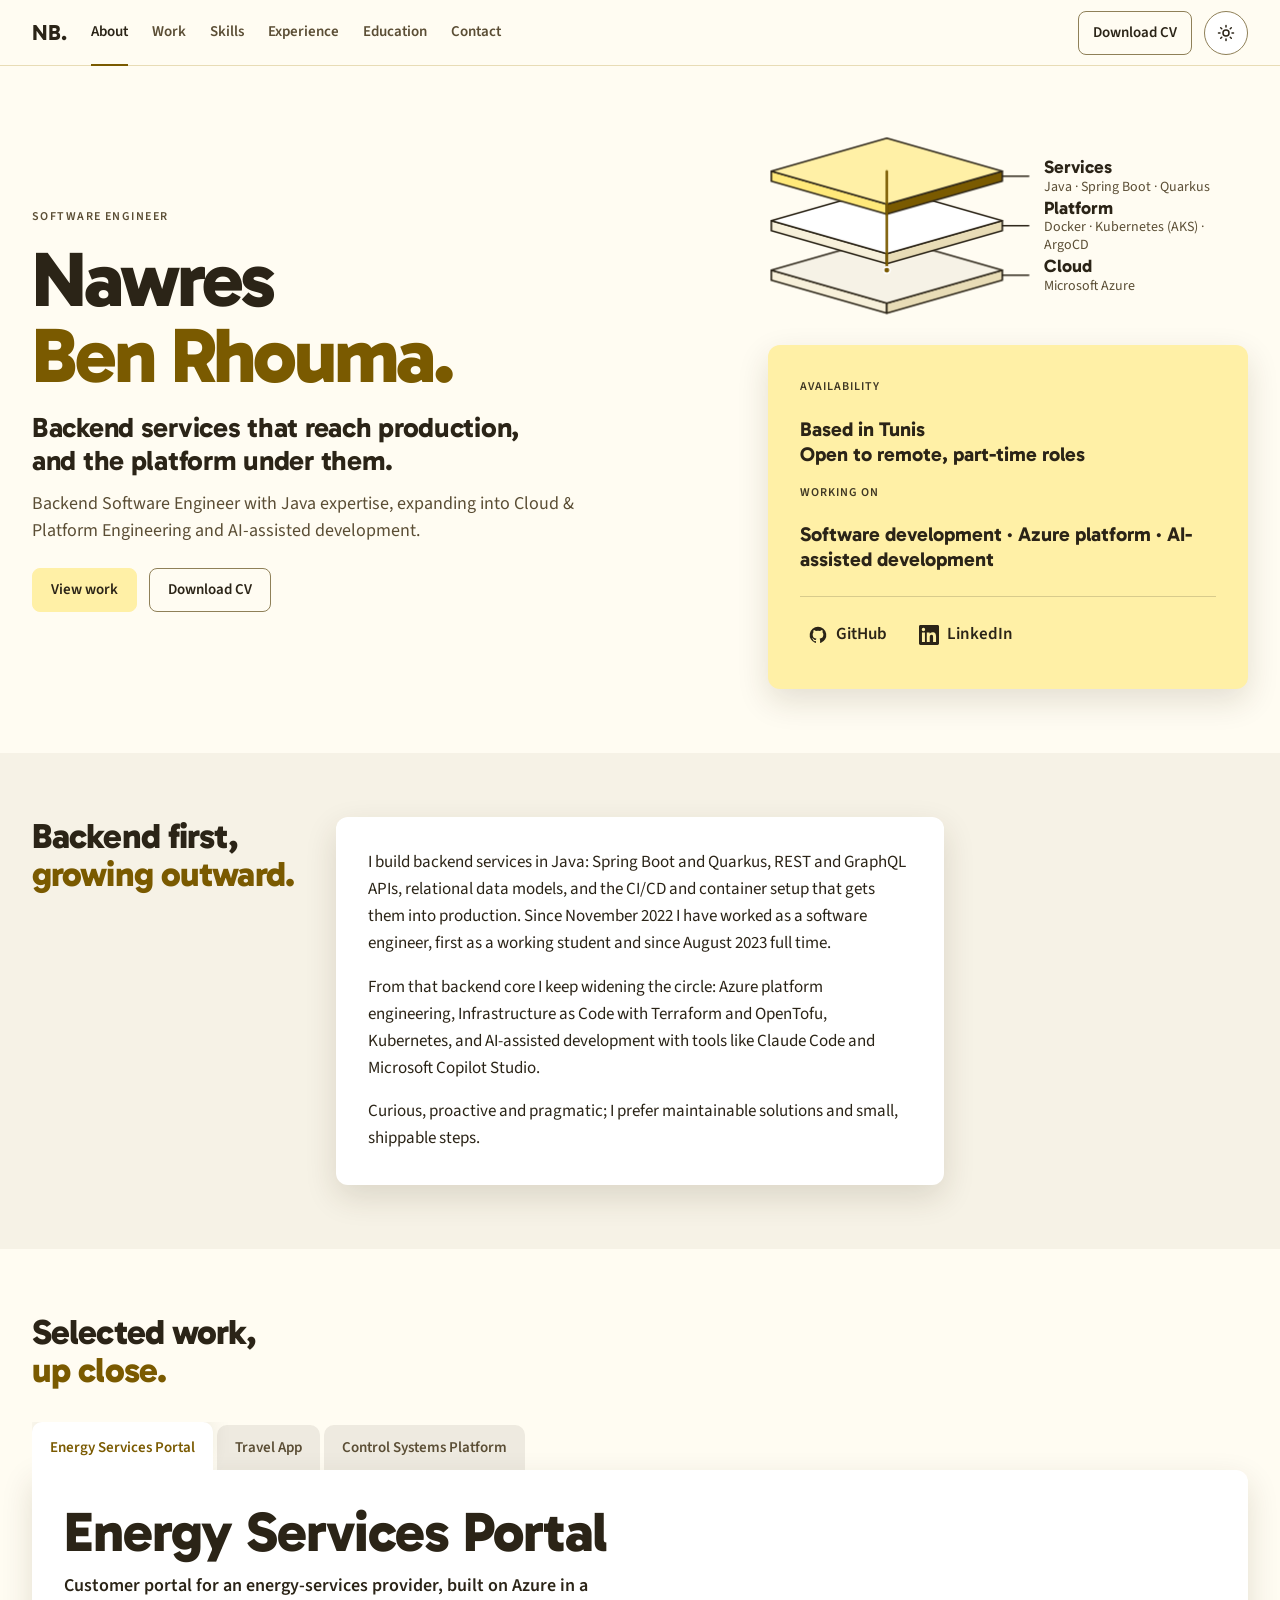
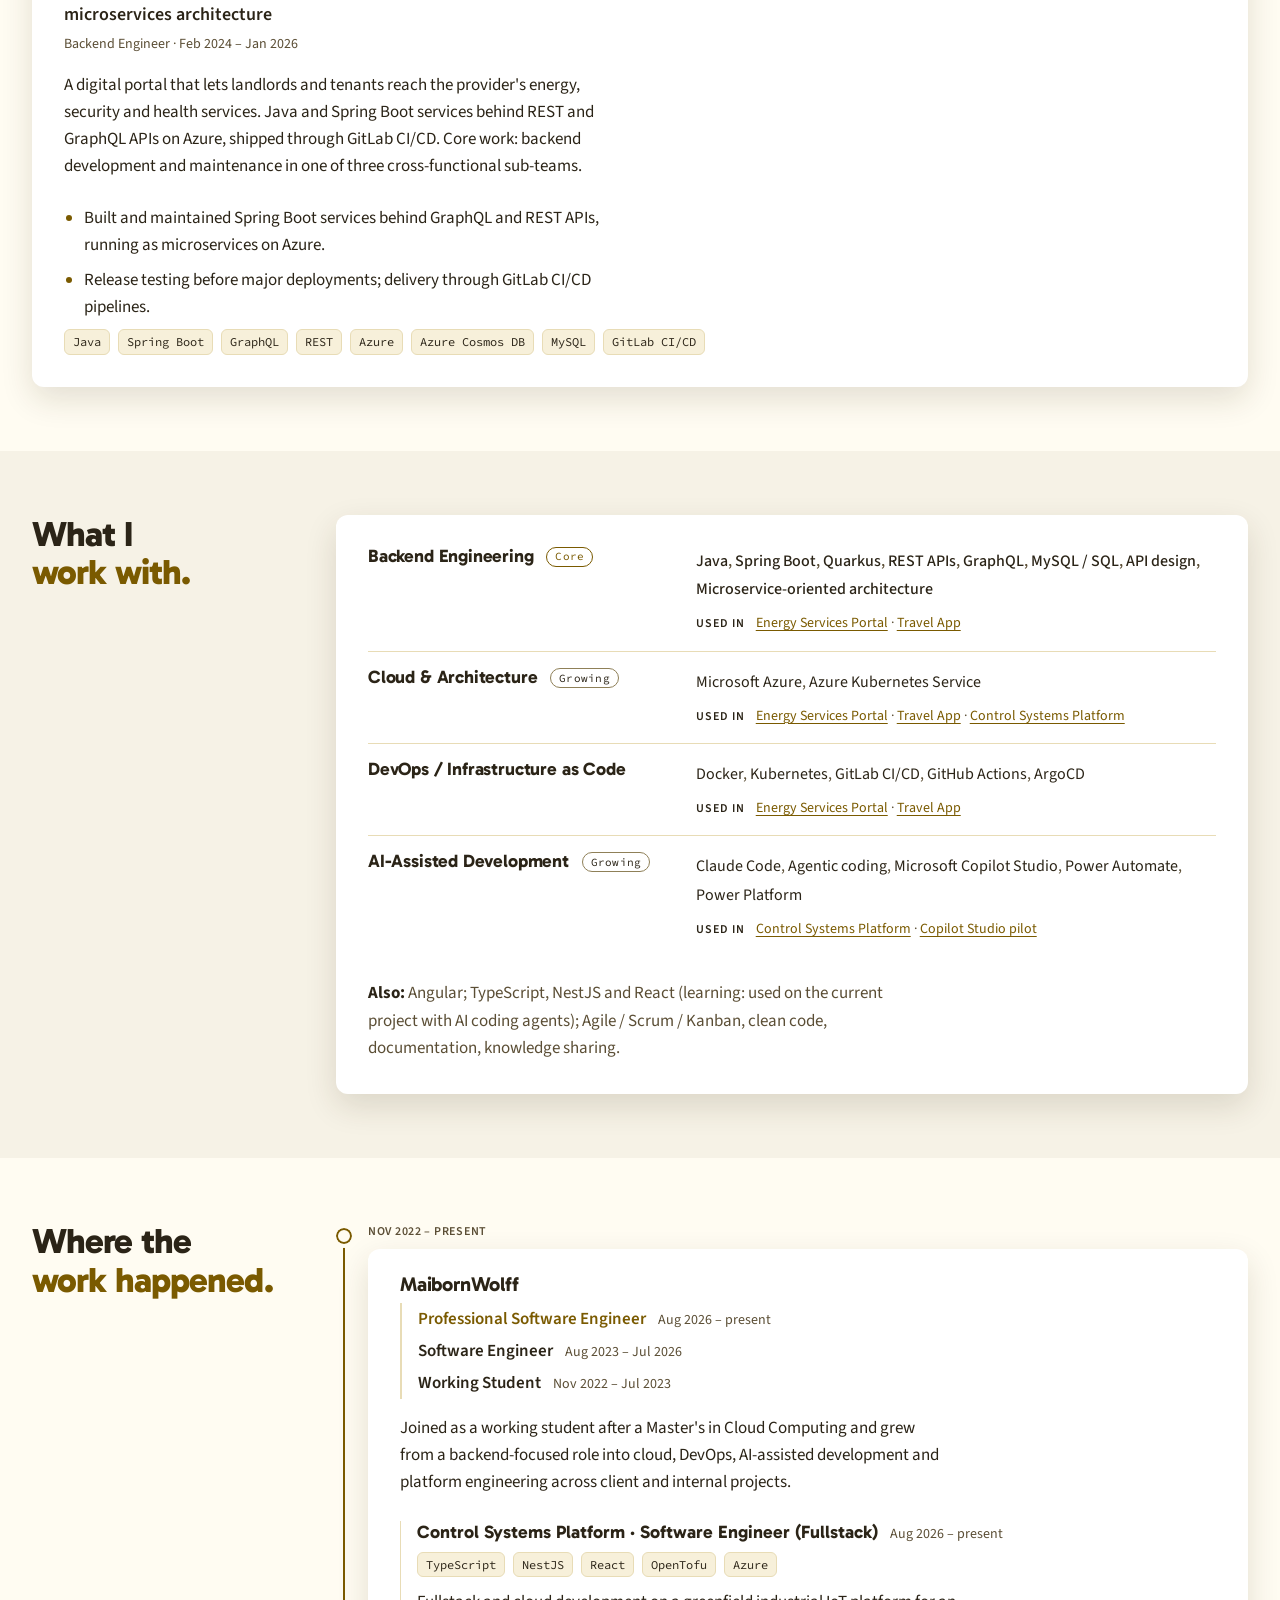
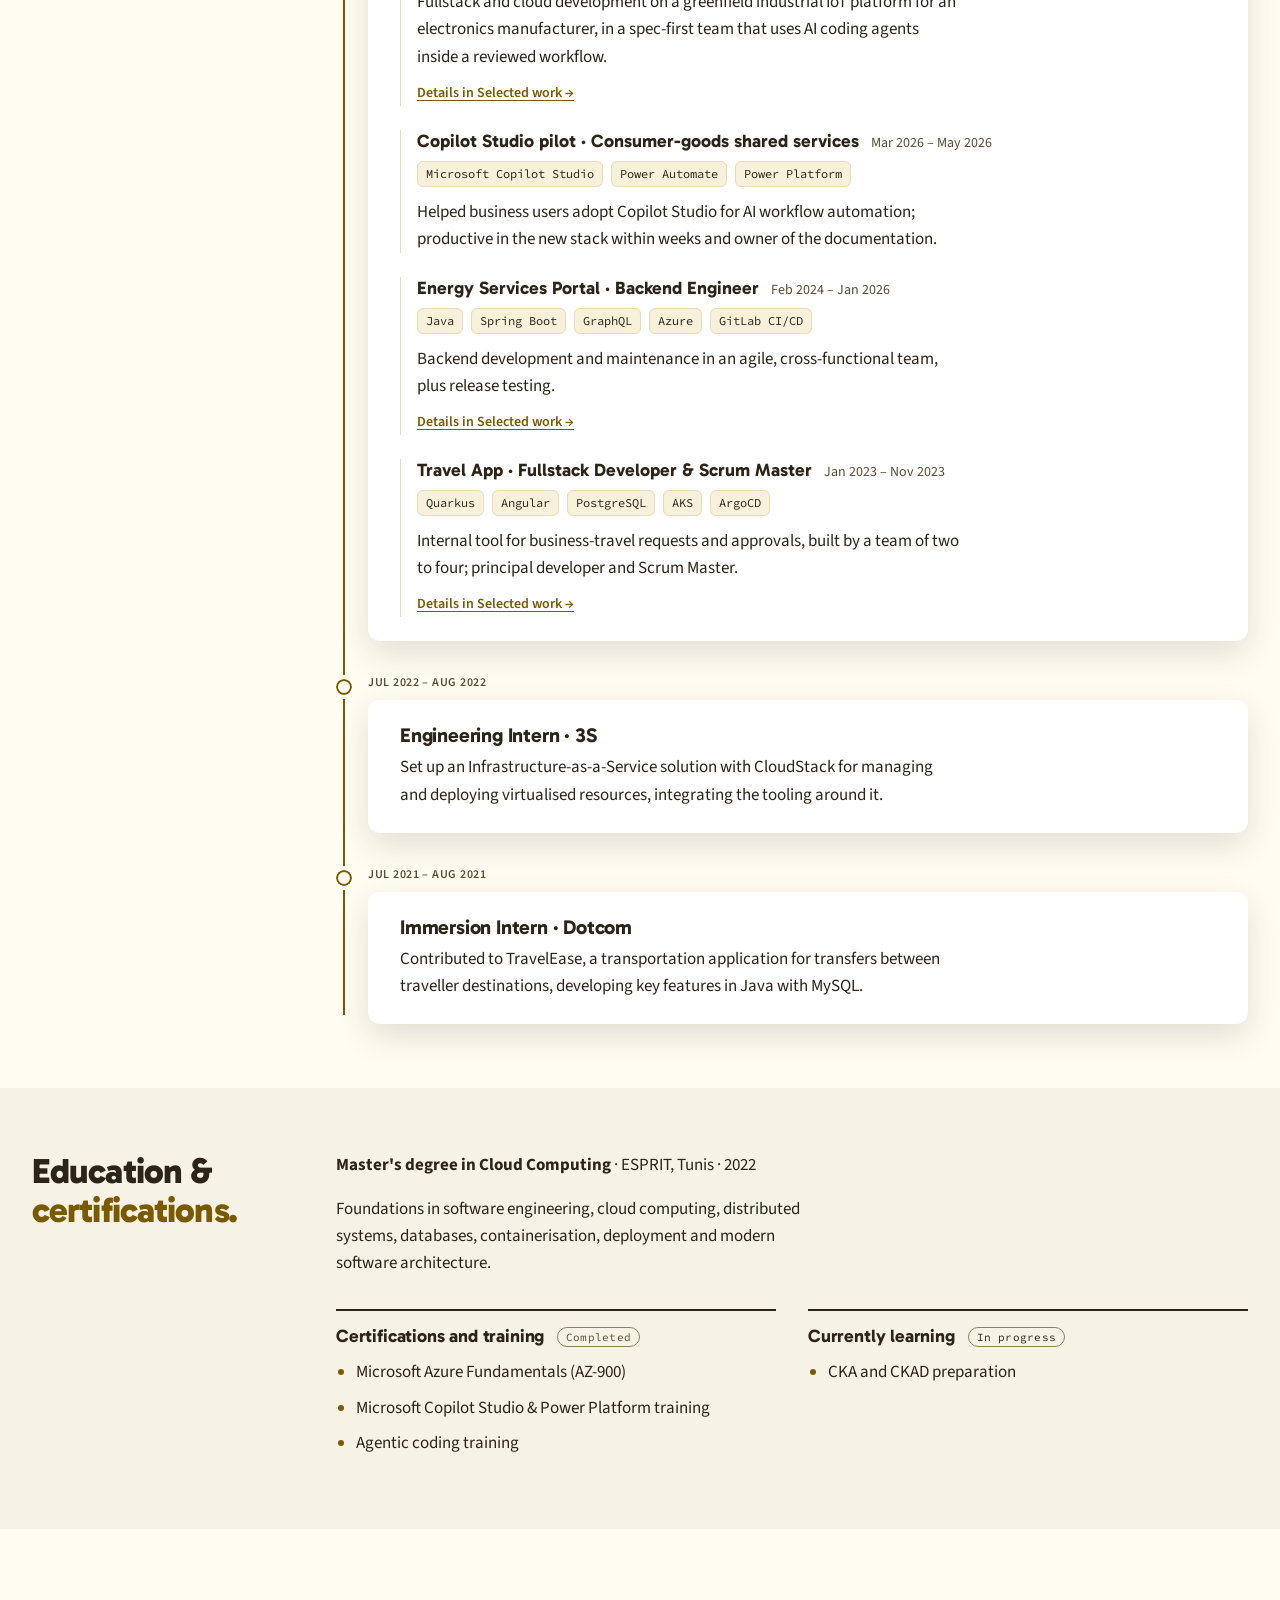
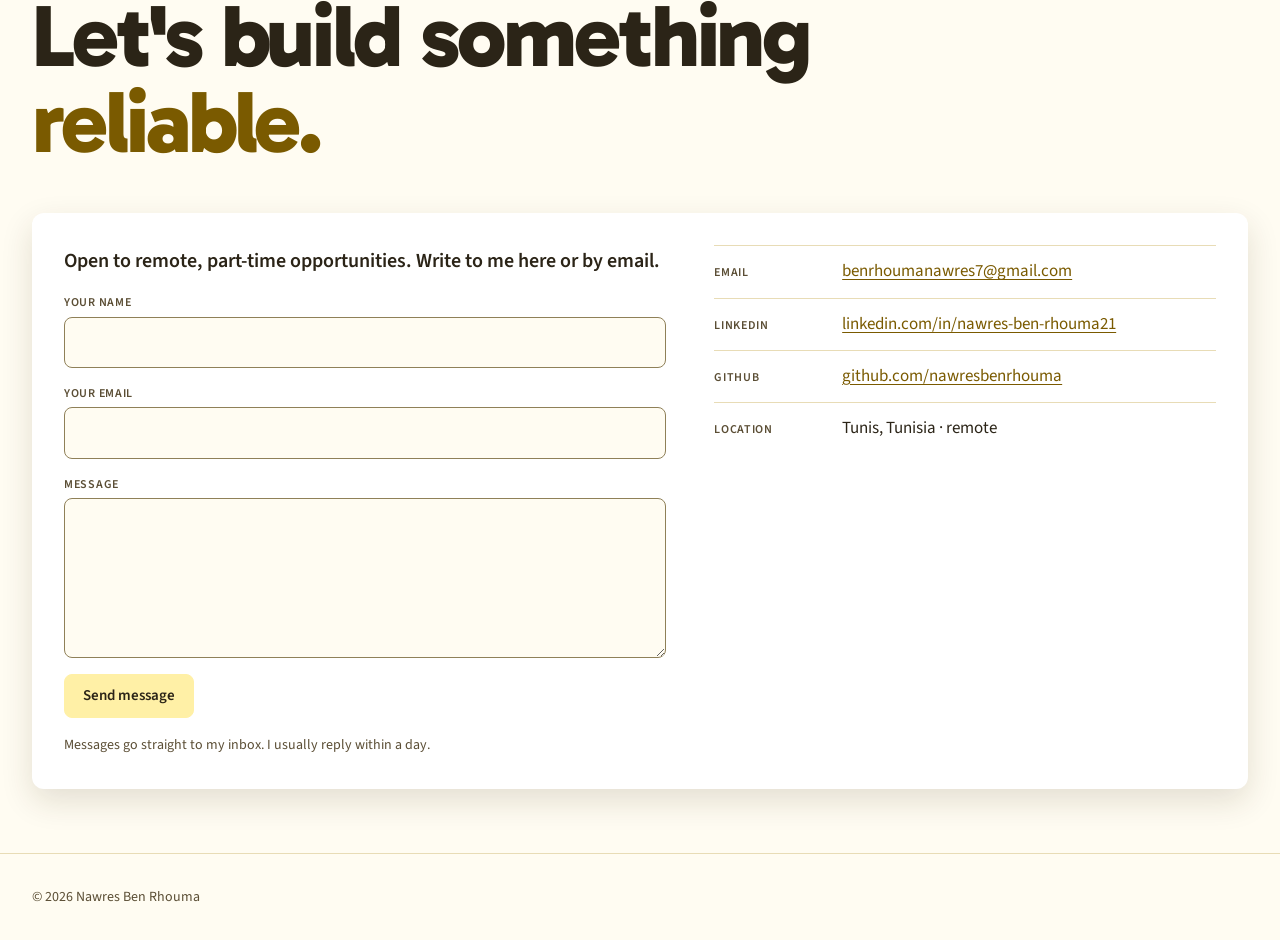
<file: index.html>
<!DOCTYPE html>
<html lang="en">
<head>
  <meta charset="utf-8">
  <meta name="viewport" content="width=device-width, initial-scale=1, viewport-fit=cover">
  <title>Nawres Ben Rhouma · Backend Software Engineer</title>
  <meta name="description" content="Backend Software Engineer with Java expertise, expanding into Cloud & Platform Engineering and AI-assisted development. Based in Tunis, open to remote, part-time roles.">
  <link rel="canonical" href="https://nawresbenrhouma.github.io/portfolio/">
  <meta property="og:type" content="website">
  <meta property="og:title" content="Nawres Ben Rhouma · Backend Software Engineer">
  <meta property="og:description" content="Java backend engineer expanding into Cloud & Platform Engineering and AI-assisted development. Based in Tunis, open to remote, part-time roles.">
  <meta property="og:url" content="https://nawresbenrhouma.github.io/portfolio/">
  <meta property="og:image" content="https://nawresbenrhouma.github.io/portfolio/assets/og.png">
  <meta property="og:image:width" content="1200">
  <meta property="og:image:height" content="630">
  <meta name="twitter:card" content="summary_large_image">
  <meta name="color-scheme" content="light dark">
  <link rel="icon" href="assets/favicon.svg" type="image/svg+xml">
  <link rel="preconnect" href="https://fonts.googleapis.com">
  <link rel="preconnect" href="https://fonts.gstatic.com" crossorigin>
  <link rel="stylesheet" href="https://fonts.googleapis.com/css2?family=Gabarito:wght@700;800&family=Source+Code+Pro:wght@400&family=Source+Sans+3:wght@400;600;700&display=swap">
  <link rel="stylesheet" href="css/styles.css">
  <script>
    (function () {
      try {
        var t = localStorage.getItem('theme');
        if (t !== 'dark' && t !== 'light') {
          t = window.matchMedia('(prefers-color-scheme: dark)').matches ? 'dark' : 'light';
        }
        document.documentElement.setAttribute('data-theme', t);
      } catch (e) { /* keep the default attribute */ }
    })();
  </script>
</head>
<body>
  <a class="skip-link" href="#top">Skip to content</a>

  <header class="site-header">
    <a class="site-header__brand" href="#top" aria-label="Nawres Ben Rhouma, home">NB.</a>
    <nav class="site-nav" aria-label="Sections">
      <ul class="site-nav__list">
        <li><a class="site-nav__link" href="#about">About</a></li>
        <li><a class="site-nav__link" href="#work">Work</a></li>
        <li><a class="site-nav__link" href="#skills">Skills</a></li>
        <li><a class="site-nav__link" href="#experience">Experience</a></li>
        <li><a class="site-nav__link" href="#education">Education</a></li>
        <li><a class="site-nav__link" href="#contact">Contact</a></li>
      </ul>
    </nav>
    <div class="site-header__actions">
      <a class="button button--ghost" href="assets/Nawres_Ben_Rhouma_CV.pdf" download>Download CV</a>
      <button class="theme-toggle" type="button" data-theme-toggle hidden aria-pressed="false" aria-label="Dark theme">
        <svg class="theme-toggle__icon theme-toggle__icon--sun" viewBox="0 0 24 24" fill="none" stroke="currentColor" stroke-width="2" stroke-linecap="round" aria-hidden="true"><circle cx="12" cy="12" r="4"/><path d="M12 2v2M12 20v2M4.93 4.93l1.41 1.41M17.66 17.66l1.41 1.41M2 12h2M20 12h2M4.93 19.07l1.41-1.41M17.66 6.34l1.41-1.41"/></svg>
        <svg class="theme-toggle__icon theme-toggle__icon--moon" viewBox="0 0 24 24" fill="none" stroke="currentColor" stroke-width="2" stroke-linecap="round" stroke-linejoin="round" aria-hidden="true"><path d="M21 12.8A9 9 0 1 1 11.2 3a7 7 0 0 0 9.8 9.8z"/></svg>
      </button>
    </div>
  </header>

  <main id="top" tabindex="-1">
    <section class="hero" aria-labelledby="hero-title">
      <div class="hero__inner">
        <div class="hero__text">
          <p class="hero__role">Software Engineer</p>
          <h1 id="hero-title">Nawres <span class="accent">Ben Rhouma.</span></h1>
          <p class="hero__claim">Backend services that reach production, and the platform under them.</p>
          <p class="hero__statement">Backend Software Engineer with Java expertise, expanding into Cloud &amp; Platform Engineering and AI-assisted development.</p>
          <div class="hero__actions">
            <a class="button button--primary" href="#work">View work</a>
            <a class="button button--outline" href="assets/Nawres_Ben_Rhouma_CV.pdf" download>Download CV</a>
          </div>
        </div>
        <div class="hero__side">
          <figure class="stack" aria-label="The stack I work on: services, on a platform, on the cloud">
            <svg class="stack__art" viewBox="0 0 320 232" aria-hidden="true" focusable="false">
              <g class="stack__layer stack__layer--cloud">
                <path class="stack__side" d="M4 170 144 210v12L4 182z"/>
                <path class="stack__side stack__side--right" d="M144 210 284 170v12l-140 40z"/>
                <path class="stack__top" d="M144 130 284 170 144 210 4 170z"/>
                <path class="stack__leader" d="M284 176h32"/>
              </g>
              <g class="stack__layer stack__layer--platform">
                <path class="stack__side" d="M4 110 144 150v12L4 122z"/>
                <path class="stack__side stack__side--right" d="M144 150 284 110v12l-140 40z"/>
                <path class="stack__top" d="M144 70 284 110 144 150 4 110z"/>
                <path class="stack__leader" d="M284 116h32"/>
              </g>
              <g class="stack__layer stack__layer--services">
                <path class="stack__side" d="M4 50 144 90v12L4 62z"/>
                <path class="stack__side stack__side--right" d="M144 90 284 50v12l-140 40z"/>
                <path class="stack__top" d="M144 10 284 50 144 90 4 50z"/>
                <path class="stack__leader" d="M284 56h32"/>
              </g>
              <path class="stack__trace" d="M144 50v120" pathLength="1"/>
              <circle class="stack__pulse" cx="144" cy="50" r="6"/>
              <circle class="stack__end" cx="144" cy="170" r="4"/>
            </svg>
            <ol class="stack__labels">
              <li class="stack__label stack__label--services"><strong>Services</strong> <span>Java · Spring Boot · Quarkus</span></li>
              <li class="stack__label stack__label--platform"><strong>Platform</strong> <span>Docker · Kubernetes (AKS) · ArgoCD</span></li>
              <li class="stack__label stack__label--cloud"><strong>Cloud</strong> <span>Microsoft Azure</span></li>
            </ol>
          </figure>
          <aside class="panel-green" aria-label="At a glance">
            <dl class="glance">
              <dt>Availability</dt>
              <dd>Based in Tunis<br>Open to remote, part-time roles</dd>
              <dt>Working on</dt>
              <dd>Software development · Azure platform · AI-assisted development</dd>
            </dl>
            <div class="panel-green__links">
              <a class="iconlink" href="https://github.com/nawresbenrhouma" target="_blank" rel="me noopener noreferrer"><svg viewBox="0 0 24 24" width="20" height="20" fill="currentColor" aria-hidden="true"><path d="M12 2a10 10 0 0 0-3.16 19.49c.5.09.68-.22.68-.48v-1.7c-2.78.6-3.37-1.34-3.37-1.34-.45-1.16-1.11-1.47-1.11-1.47-.91-.62.07-.61.07-.61 1 .07 1.53 1.03 1.53 1.03.9 1.53 2.35 1.09 2.92.83.09-.65.35-1.09.63-1.34-2.22-.25-4.56-1.11-4.56-4.94 0-1.09.39-1.98 1.03-2.68-.1-.25-.45-1.27.1-2.64 0 0 .84-.27 2.75 1.02a9.56 9.56 0 0 1 5 0c1.91-1.29 2.75-1.02 2.75-1.02.55 1.37.2 2.39.1 2.64.64.7 1.03 1.59 1.03 2.68 0 3.84-2.34 4.68-4.57 4.93.36.31.68.92.68 1.85v2.74c0 .27.18.58.69.48A10 10 0 0 0 12 2z"/></svg>GitHub</a>
              <a class="iconlink" href="https://www.linkedin.com/in/nawres-ben-rhouma21/" target="_blank" rel="me noopener noreferrer"><svg viewBox="0 0 24 24" width="20" height="20" fill="currentColor" aria-hidden="true"><path d="M20.45 20.45h-3.55v-5.57c0-1.33-.03-3.04-1.85-3.04-1.85 0-2.14 1.45-2.14 2.94v5.67H9.36V9h3.41v1.56h.05c.47-.9 1.63-1.85 3.36-1.85 3.6 0 4.27 2.37 4.27 5.46v6.28zM5.34 7.43a2.06 2.06 0 1 1 0-4.12 2.06 2.06 0 0 1 0 4.12zM7.12 20.45H3.56V9h3.56v11.45zM22.22 0H1.77C.79 0 0 .77 0 1.72v20.56C0 23.23.79 24 1.77 24h20.45c.98 0 1.78-.77 1.78-1.72V1.72C24 .77 23.2 0 22.22 0z"/></svg>LinkedIn</a>
            </div>
          </aside>
        </div>
      </div>
    </section>

    <section id="about" class="section section--split section--alt" aria-labelledby="about-title">
      <h2><span id="about-title">Backend first, <span class="accent">growing outward.</span></span></h2>
      <div class="sheet sheet--pad about">
        <div class="about__text">
          <p>I build backend services in Java: Spring Boot and Quarkus, REST and GraphQL APIs, relational data models, and the CI/CD and container setup that gets them into production. Since November 2022 I have worked as a software engineer, first as a working student and since August 2023 full time.</p>
          <p>From that backend core I keep widening the circle: Azure platform engineering, Infrastructure as Code with Terraform and OpenTofu, Kubernetes, and AI-assisted development with tools like Claude Code and Microsoft Copilot Studio.</p>
          <p>Curious, proactive and pragmatic; I prefer maintainable solutions and small, shippable steps.</p>
        </div>
      </div>
    </section>

    <section id="work" class="section section--work" aria-labelledby="work-title">
      <h2><span id="work-title">Selected work, <span class="accent">up close.</span></span></h2>
      <!-- data-reveal: js/reveal.js adds the hiding class at runtime; never put .reveal in the markup. -->
      <div class="work" data-reveal>
      <div class="tabs">
        <div class="tabs__list" data-tablist-label="Selected work">
          <button class="tab" type="button" id="tab-webportal" data-panel="panel-webportal">Energy Services Portal</button>
          <button class="tab" type="button" id="tab-travelapp" data-panel="panel-travelapp">Travel App</button>
          <button class="tab" type="button" id="tab-industrial" data-panel="panel-industrial">Control Systems Platform</button>
        </div>

        <article class="panel" id="panel-webportal">
          <h3 class="panel__title">Energy Services Portal</h3>
          <p class="panel__subtitle">Customer portal for an energy-services provider, built on Azure in a microservices architecture</p>
          <p class="panel__meta">Backend Engineer · Feb 2024 – Jan 2026</p>
          <p class="panel__body">A digital portal that lets landlords and tenants reach the provider's energy, security and health services. Java and Spring Boot services behind REST and GraphQL APIs on Azure, shipped through GitLab CI/CD. Core work: backend development and maintenance in one of three cross-functional sub-teams.</p>
          <ul class="bullets panel__points">
            <li>Built and maintained Spring Boot services behind GraphQL and REST APIs, running as microservices on Azure.</li>
            <li>Release testing before major deployments; delivery through GitLab CI/CD pipelines.</li>
          </ul>
          <ul class="tags tags--small panel__stack"><li>Java</li><li>Spring Boot</li><li>GraphQL</li><li>REST</li><li>Azure</li><li>Azure Cosmos DB</li><li>MySQL</li><li>GitLab CI/CD</li></ul>
        </article>

        <article class="panel" id="panel-travelapp">
          <h3 class="panel__title">Travel App</h3>
          <p class="panel__subtitle">Internal business-travel tool, built end to end by a team of two to four</p>
          <p class="panel__meta">Fullstack Developer &amp; Scrum Master · Jan 2023 – Nov 2023</p>
          <p class="panel__body">A Quarkus backend on PostgreSQL, an Angular frontend with Azure AD sign-in, both containerised and deployed to Azure Kubernetes Service through ArgoCD. In a team this small, the role covered most of the development across the stack and the Scrum process.</p>
          <ul class="bullets panel__points">
            <li>Built the request and approval workflow in Quarkus on a PostgreSQL data model, and the Angular screens for employees and office managers with Azure AD single sign-on.</li>
            <li>Containerised the app and deployed it to AKS through ArgoCD (GitOps).</li>
            <li>Scrum Master: sprint process, requirements and usability.</li>
          </ul>
          <ul class="tags tags--small panel__stack"><li>Quarkus</li><li>Angular</li><li>PostgreSQL</li><li>Azure AD</li><li>AKS</li><li>ArgoCD</li><li>GitLab CI/CD</li></ul>
        </article>

        <article class="panel" id="panel-industrial">
          <h3 class="panel__title">Control Systems Platform</h3>
          <p class="panel__subtitle">Fullstack and cloud development on an industrial IoT platform for an electronics manufacturer</p>
          <p class="panel__meta">Software Engineer (Fullstack) · since Aug 2026 · current project</p>
          <p class="panel__body">A small team building a greenfield platform that collects measurement data from industrial controllers and shows it in a web app. The team works spec-first: every change is written up, reviewed, and verified before and after it is built. AI coding agents are used inside that workflow.</p>
          <ul class="bullets panel__points">
            <li>With AI coding agents: NestJS backend features and data grouping fixes, React routes and UI in the domain language, and a schema shared by frontend and backend.</li>
            <li>Spec-first: change proposals and acceptance criteria, slice verification, re-run proofs and fixes for review findings.</li>
            <li>OpenTofu on Azure: provider upgrade and least-privilege database roles.</li>
            <li>Led a project-wide rename (Controller → Coupler) to match the client's own terms; trunk-based, one PR per slice.</li>
          </ul>
          <ul class="tags tags--small panel__stack"><li>TypeScript</li><li>NestJS</li><li>React</li><li>PostgreSQL / TimescaleDB</li><li>OpenTofu</li><li>Azure</li></ul>
        </article>
      </div>
      </div>
    </section>

    <section id="skills" class="section section--split section--alt" aria-labelledby="skills-title">
      <h2><span id="skills-title">What I <span class="accent">work with.</span></span></h2>
      <div class="sheet sheet--pad">
      <div class="skill-groups">
        <article class="skill-group skill-group--primary">
          <h3>Backend Engineering <span class="status status--core">Core</span></h3>
          <ul class="tags">
            <li>Java</li><li>Spring Boot</li><li>Quarkus</li><li>REST APIs</li><li>GraphQL</li><li>MySQL / SQL</li><li>API design</li><li>Microservice-oriented architecture</li>
          </ul>
          <p class="skill-group__meta"><span class="skill-group__label">Used in</span> <a href="#panel-webportal">Energy Services Portal</a> · <a href="#panel-travelapp">Travel App</a></p>
        </article>
        <article class="skill-group">
          <h3>Cloud &amp; Architecture <span class="status status--growing">Growing</span></h3>
          <ul class="tags">
            <li>Microsoft Azure</li><li>Azure Kubernetes Service</li>
          </ul>
          <p class="skill-group__meta"><span class="skill-group__label">Used in</span> <a href="#panel-webportal">Energy Services Portal</a> · <a href="#panel-travelapp">Travel App</a> · <a href="#panel-industrial">Control Systems Platform</a></p>
        </article>
        <article class="skill-group">
          <h3>DevOps / Infrastructure as Code</h3>
          <ul class="tags">
            <li>Docker</li><li>Kubernetes</li><li>GitLab CI/CD</li><li>GitHub Actions</li><li>ArgoCD</li>
          </ul>
          <p class="skill-group__meta"><span class="skill-group__label">Used in</span> <a href="#panel-webportal">Energy Services Portal</a> · <a href="#panel-travelapp">Travel App</a></p>
        </article>
        <article class="skill-group">
          <h3>AI-Assisted Development <span class="status status--growing">Growing</span></h3>
          <ul class="tags">
            <li>Claude Code</li><li>Agentic coding</li><li>Microsoft Copilot Studio</li><li>Power Automate</li><li>Power Platform</li>
          </ul>
          <p class="skill-group__meta"><span class="skill-group__label">Used in</span> <a href="#panel-industrial">Control Systems Platform</a> · <a href="#copilot-pilot">Copilot Studio pilot</a></p>
        </article>
      </div>
      <p class="skills__secondary"><strong>Also:</strong> Angular; TypeScript, NestJS and React (learning: used on the current project with AI coding agents); Agile / Scrum / Kanban, clean code, documentation, knowledge sharing.</p>
      </div>
    </section>

    <section id="experience" class="section section--split" aria-labelledby="experience-title">
      <h2><span id="experience-title">Where the <span class="accent">work happened.</span></span></h2>
      <ol class="timeline">
        <li class="timeline__item">
          <div class="timeline__meta">
            <span class="timeline__dates">Nov 2022 – present</span>
          </div>
          <div class="timeline__body">
            <h3>MaibornWolff</h3>
            <ol class="role-path" aria-label="Roles at MaibornWolff">
              <li><span class="role-path__title">Professional Software Engineer</span> <span class="role-path__dates">Aug 2026 – present</span></li>
              <li><span class="role-path__title">Software Engineer</span> <span class="role-path__dates">Aug 2023 – Jul 2026</span></li>
              <li><span class="role-path__title">Working Student</span> <span class="role-path__dates">Nov 2022 – Jul 2023</span></li>
            </ol>
            <p>Joined as a working student after a Master's in Cloud Computing and grew from a backend-focused role into cloud, DevOps, AI-assisted development and platform engineering across client and internal projects.</p>

            <article class="engagement">
              <h4>Control Systems Platform&nbsp;· Software Engineer (Fullstack) <span class="engagement__dates">Aug 2026 – present</span></h4>
              <ul class="tags tags--small"><li>TypeScript</li><li>NestJS</li><li>React</li><li>OpenTofu</li><li>Azure</li></ul>
              <p class="engagement__summary">Fullstack and cloud development on a greenfield industrial IoT platform for an electronics manufacturer, in a spec-first team that uses AI coding agents inside a reviewed workflow.</p>
              <a class="engagement__more" href="#panel-industrial">Details<span class="visually-hidden"> on the Control Systems Platform</span> in Selected work<span aria-hidden="true"> →</span></a>
            </article>

            <article class="engagement" id="copilot-pilot">
              <h4>Copilot Studio pilot&nbsp;· Consumer-goods shared services <span class="engagement__dates">Mar 2026 – May 2026</span></h4>
              <ul class="tags tags--small"><li>Microsoft Copilot Studio</li><li>Power Automate</li><li>Power Platform</li></ul>
              <p class="engagement__summary">Helped business users adopt Copilot Studio for AI workflow automation; productive in the new stack within weeks and owner of the documentation.</p>
            </article>

            <article class="engagement">
              <h4>Energy Services Portal&nbsp;· Backend Engineer <span class="engagement__dates">Feb 2024 – Jan 2026</span></h4>
              <ul class="tags tags--small"><li>Java</li><li>Spring Boot</li><li>GraphQL</li><li>Azure</li><li>GitLab CI/CD</li></ul>
              <p class="engagement__summary">Backend development and maintenance in an agile, cross-functional team, plus release testing.</p>
              <a class="engagement__more" href="#panel-webportal">Details<span class="visually-hidden"> on Energy Services Portal</span> in Selected work<span aria-hidden="true"> →</span></a>
            </article>

            <article class="engagement">
              <h4>Travel App&nbsp;· Fullstack Developer &amp; Scrum Master <span class="engagement__dates">Jan 2023 – Nov 2023</span></h4>
              <ul class="tags tags--small"><li>Quarkus</li><li>Angular</li><li>PostgreSQL</li><li>AKS</li><li>ArgoCD</li></ul>
              <p class="engagement__summary">Internal tool for business-travel requests and approvals, built by a team of two to four; principal developer and Scrum Master.</p>
              <a class="engagement__more" href="#panel-travelapp">Details<span class="visually-hidden"> on the Travel App</span> in Selected work<span aria-hidden="true"> →</span></a>
            </article>
          </div>
        </li>
        <li class="timeline__item">
          <div class="timeline__meta">
            <span class="timeline__dates">Jul 2022 – Aug 2022</span>
          </div>
          <div class="timeline__body">
            <h3>Engineering Intern&nbsp;· 3S</h3>
            <p>Set up an Infrastructure-as-a-Service solution with CloudStack for managing and deploying virtualised resources, integrating the tooling around it.</p>
          </div>
        </li>
        <li class="timeline__item">
          <div class="timeline__meta">
            <span class="timeline__dates">Jul 2021 – Aug 2021</span>
          </div>
          <div class="timeline__body">
            <h3>Immersion Intern&nbsp;· Dotcom</h3>
            <p>Contributed to TravelEase, a transportation application for transfers between traveller destinations, developing key features in Java with MySQL.</p>
          </div>
        </li>
      </ol>
    </section>


    <section id="education" class="section section--split section--alt" aria-labelledby="education-title">
      <h2><span id="education-title">Education &amp; <span class="accent">certifications.</span></span></h2>
      <div class="education">
        <div class="education__degree">
          <p><strong>Master's degree in Cloud Computing</strong> · ESPRIT, Tunis · 2022</p>
          <p>Foundations in software engineering, cloud computing, distributed systems, databases, containerisation, deployment and modern software architecture.</p>
        </div>
        <div class="learning">
          <div class="learning__column">
            <h3>Certifications and training <span class="status status--done">Completed</span></h3>
            <ul class="bullets">
              <li>Microsoft Azure Fundamentals (AZ-900)</li>
              <li>Microsoft Copilot Studio &amp; Power Platform training</li>
              <li>Agentic coding training</li>
            </ul>
          </div>
          <div class="learning__column">
            <h3>Currently learning <span class="status status--growing">In progress</span></h3>
            <ul class="bullets">
              <li>CKA and CKAD preparation</li>
            </ul>
          </div>
        </div>
      </div>
    </section>

    <section id="contact" class="section section--signoff" aria-labelledby="contact-title">
      <h2><span id="contact-title">Let's build something <span class="accent">reliable.</span></span></h2>
      <div class="sheet sheet--pad contact">
      <div class="contact__intro">
      <p class="contact__lead">Open to remote, part-time opportunities. Write to me here or by email.</p>
      <form class="contact-form" action="https://formspree.io/f/moevwban" method="POST">
        <div class="field">
          <label for="cf-name">Your name</label>
          <input id="cf-name" name="name" type="text" autocomplete="name" required>
        </div>
        <div class="field">
          <label for="cf-email">Your email</label>
          <input id="cf-email" name="email" type="email" autocomplete="email" required>
        </div>
        <div class="field">
          <label for="cf-message">Message</label>
          <textarea id="cf-message" name="message" rows="5" required></textarea>
        </div>
        <input type="text" name="_gotcha" class="visually-hidden" tabindex="-1" autocomplete="off" aria-hidden="true">
        <button class="button button--primary" type="submit">Send message</button>
        <p class="contact-form__note" role="status" aria-live="polite">Messages go straight to my inbox. I usually reply within a day.</p>
      </form>
      </div>
      <ul class="contact__list">
        <li><span class="contact__label">Email</span> <a href="mailto:benrhoumanawres7@gmail.com">benrhoumanawres7@gmail.com</a></li>
        <li><span class="contact__label">LinkedIn</span> <a href="https://www.linkedin.com/in/nawres-ben-rhouma21/" target="_blank" rel="me noopener noreferrer">linkedin.com/in/nawres-ben-rhouma21</a></li>
        <li><span class="contact__label">GitHub</span> <a href="https://github.com/nawresbenrhouma" target="_blank" rel="me noopener noreferrer">github.com/nawresbenrhouma</a></li>
        <li><span class="contact__label">Location</span> Tunis, Tunisia · remote</li>
      </ul>
      </div>
    </section>
  </main>

  <footer class="site-footer">
    <p>© 2026 Nawres Ben Rhouma</p>
  </footer>

  <script src="js/theme.js" defer></script>
  <script src="js/nav.js" defer></script>
  <script src="js/tabs.js" defer></script>
  <script src="js/reveal.js" defer></script>
  <script src="js/form.js" defer></script>
</body>
</html>
</file>
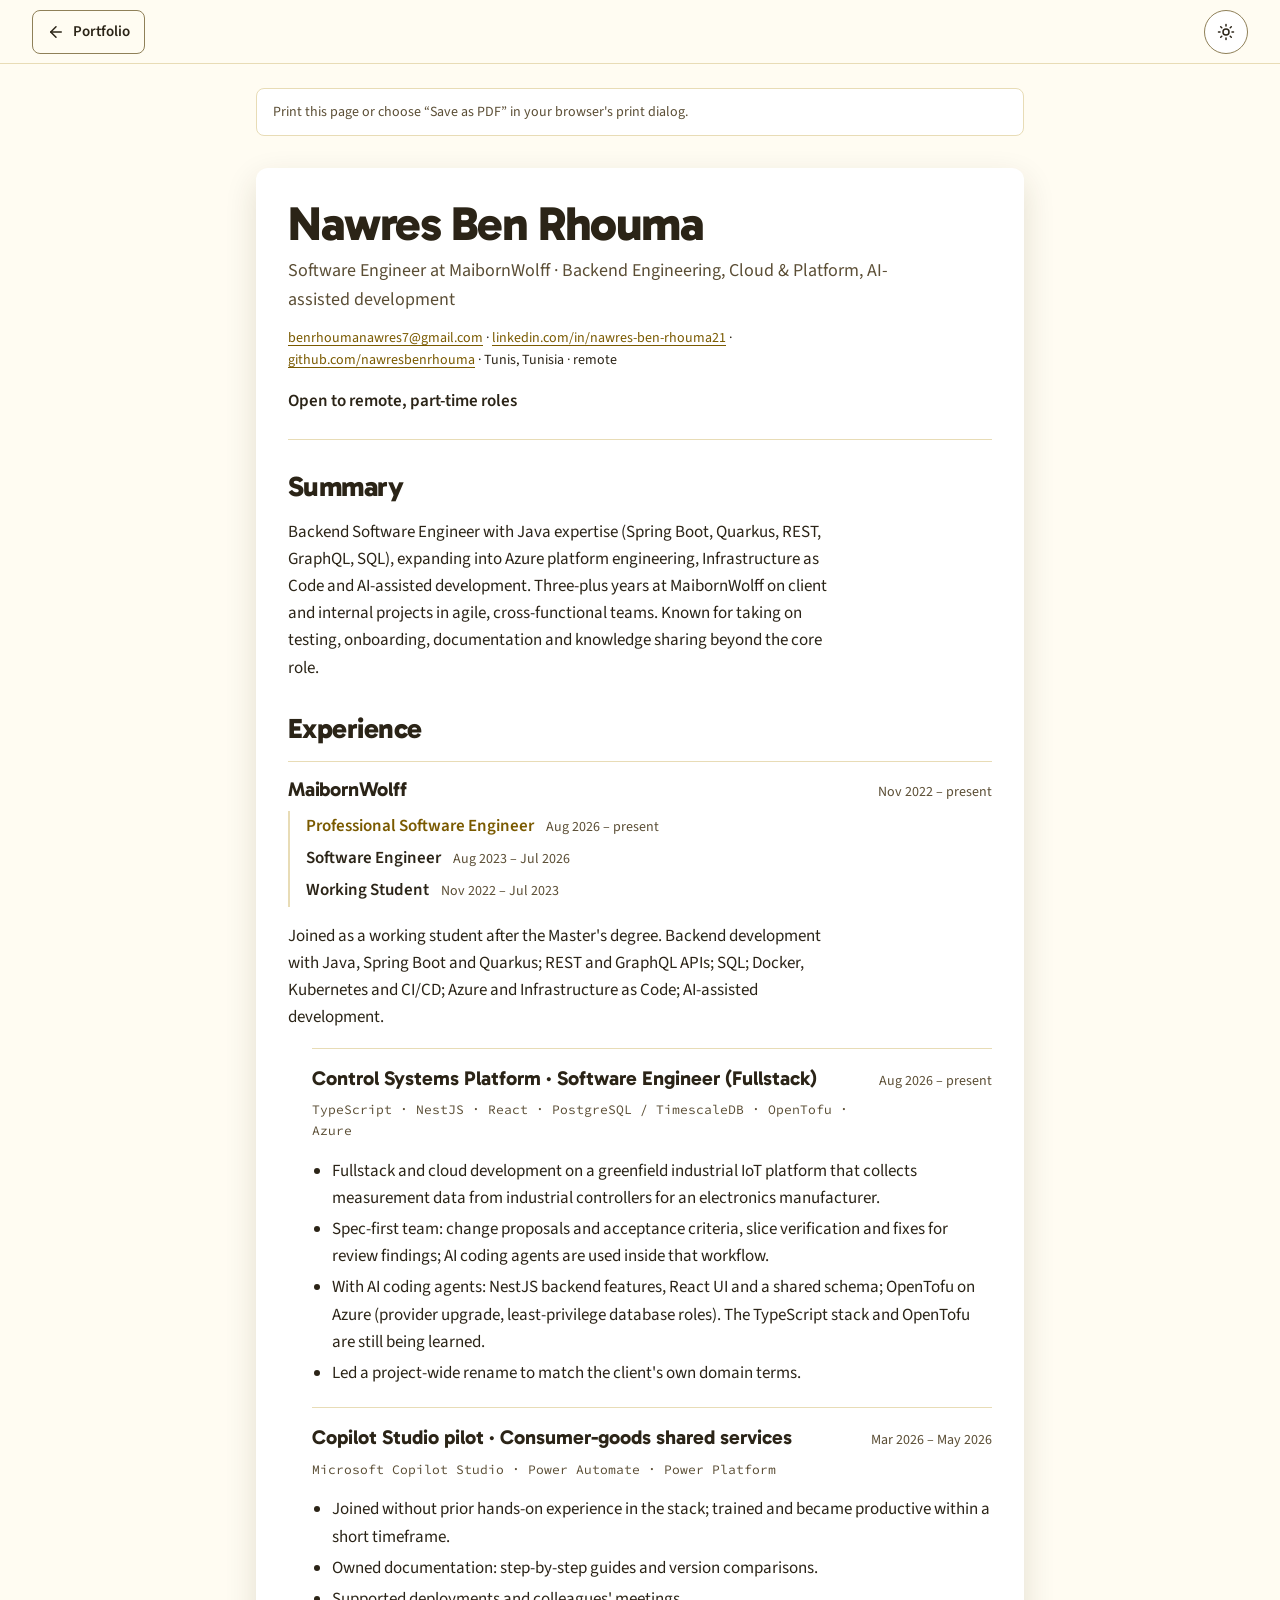
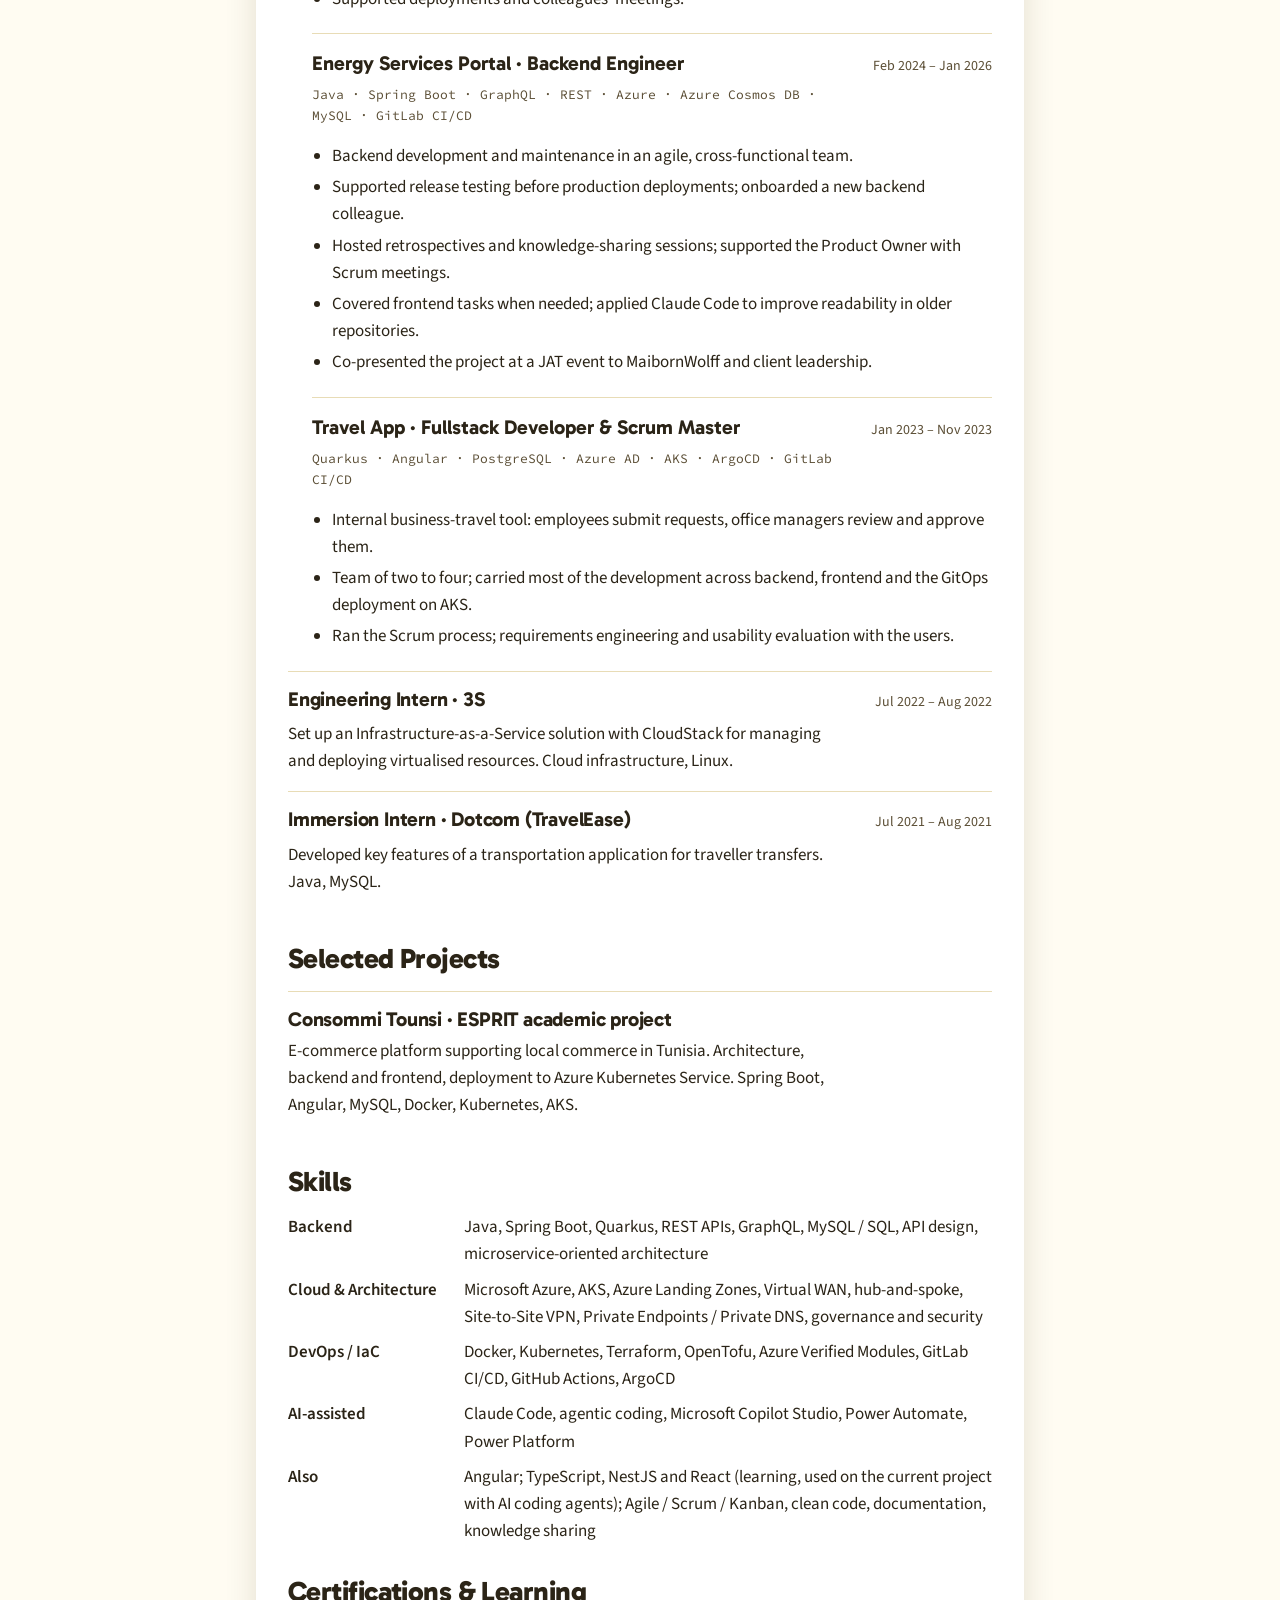
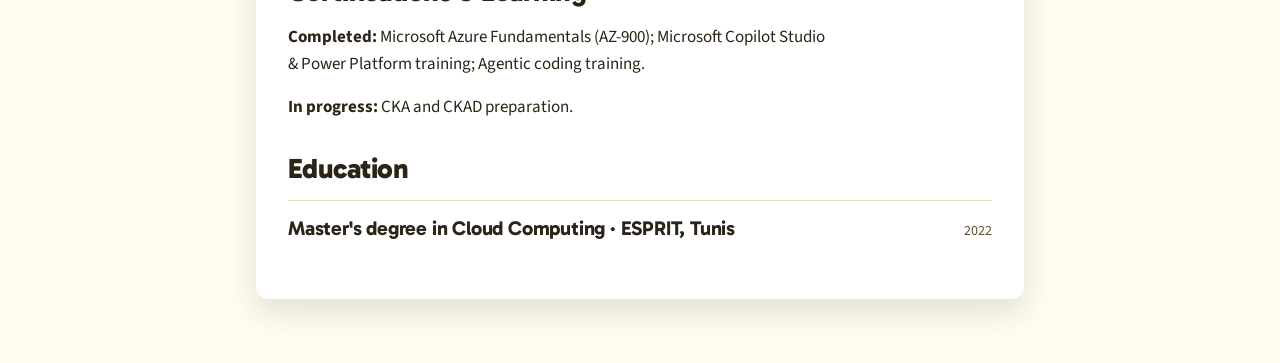
<file: cv.html>
<!DOCTYPE html>
<html lang="en">
<head>
  <meta charset="utf-8">
  <meta name="viewport" content="width=device-width, initial-scale=1, viewport-fit=cover">
  <title>CV · Nawres Ben Rhouma</title>
  <meta name="description" content="CV of Nawres Ben Rhouma, Backend Software Engineer (Java, Spring Boot, Quarkus) expanding into Azure platform engineering and AI-assisted development.">
  <meta name="color-scheme" content="light dark">
  <link rel="icon" href="assets/favicon.svg" type="image/svg+xml">
  <link rel="preconnect" href="https://fonts.googleapis.com">
  <link rel="preconnect" href="https://fonts.gstatic.com" crossorigin>
  <link rel="stylesheet" href="https://fonts.googleapis.com/css2?family=Gabarito:wght@700;800&family=Source+Code+Pro:wght@400&family=Source+Sans+3:wght@400;600;700&display=swap">
  <link rel="stylesheet" href="css/styles.css">
  <link rel="stylesheet" href="css/print.css" media="print">
  <script>
    (function () {
      try {
        var t = localStorage.getItem('theme');
        if (t !== 'dark' && t !== 'light') {
          t = window.matchMedia('(prefers-color-scheme: dark)').matches ? 'dark' : 'light';
        }
        document.documentElement.setAttribute('data-theme', t);
      } catch (e) { /* keep the default attribute */ }
    })();
  </script>
</head>
<body class="cv">
  <header class="site-header site-header--cv">
    <a class="button button--ghost" href="index.html"><svg viewBox="0 0 24 24" width="18" height="18" fill="none" stroke="currentColor" stroke-width="2" stroke-linecap="round" stroke-linejoin="round" aria-hidden="true"><path d="M19 12H5"/><path d="m12 5-7 7 7 7"/></svg>Portfolio</a>
    <button class="theme-toggle" type="button" data-theme-toggle hidden aria-pressed="false" aria-label="Dark theme">
      <svg class="theme-toggle__icon theme-toggle__icon--sun" viewBox="0 0 24 24" fill="none" stroke="currentColor" stroke-width="2" stroke-linecap="round" aria-hidden="true"><circle cx="12" cy="12" r="4"/><path d="M12 2v2M12 20v2M4.93 4.93l1.41 1.41M17.66 17.66l1.41 1.41M2 12h2M20 12h2M4.93 19.07l1.41-1.41M17.66 6.34l1.41-1.41"/></svg>
      <svg class="theme-toggle__icon theme-toggle__icon--moon" viewBox="0 0 24 24" fill="none" stroke="currentColor" stroke-width="2" stroke-linecap="round" stroke-linejoin="round" aria-hidden="true"><path d="M21 12.8A9 9 0 1 1 11.2 3a7 7 0 0 0 9.8 9.8z"/></svg>
    </button>
  </header>

  <p class="print-hint">Print this page or choose “Save as PDF” in your browser's print dialog.</p>

  <main class="cv__main">
    <header class="cv__header">
      <h1>Nawres Ben Rhouma</h1>
      <p class="cv__title">Software Engineer at MaibornWolff · Backend Engineering, Cloud &amp; Platform, AI-assisted development</p>
      <p class="cv__contact">
        <a href="mailto:benrhoumanawres7@gmail.com">benrhoumanawres7@gmail.com</a> ·
        <a href="https://www.linkedin.com/in/nawres-ben-rhouma21/">linkedin.com/in/nawres-ben-rhouma21</a> ·
        <a href="https://github.com/nawresbenrhouma">github.com/nawresbenrhouma</a> ·
        Tunis, Tunisia · remote
      </p>
      <p class="cv__availability">Open to remote, part-time roles</p>
    </header>

    <section class="cv-section" aria-labelledby="cv-summary">
      <h2 id="cv-summary">Summary</h2>
      <p>Backend Software Engineer with Java expertise (Spring Boot, Quarkus, REST, GraphQL, SQL), expanding into Azure platform engineering, Infrastructure as Code and AI-assisted development. Three-plus years at MaibornWolff on client and internal projects in agile, cross-functional teams. Known for taking on testing, onboarding, documentation and knowledge sharing beyond the core role.</p>
    </section>

    <section class="cv-section" aria-labelledby="cv-experience">
      <h2 id="cv-experience">Experience</h2>

      <article class="cv-entry">
        <header class="cv-entry__head">
          <h3>MaibornWolff</h3>
          <span class="cv-entry__dates">Nov 2022 – present</span>
        </header>
        <ol class="role-path" aria-label="Roles at MaibornWolff">
          <li><span class="role-path__title">Professional Software Engineer</span> <span class="role-path__dates">Aug 2026 – present</span></li>
          <li><span class="role-path__title">Software Engineer</span> <span class="role-path__dates">Aug 2023 – Jul 2026</span></li>
          <li><span class="role-path__title">Working Student</span> <span class="role-path__dates">Nov 2022 – Jul 2023</span></li>
        </ol>
        <p>Joined as a working student after the Master's degree. Backend development with Java, Spring Boot and Quarkus; REST and GraphQL APIs; SQL; Docker, Kubernetes and CI/CD; Azure and Infrastructure as Code; AI-assisted development.</p>
      </article>

      <article class="cv-entry cv-entry--nested">
        <header class="cv-entry__head">
          <h4>Control Systems Platform&nbsp;· Software Engineer (Fullstack)</h4>
          <span class="cv-entry__dates">Aug 2026 – present</span>
        </header>
        <p class="cv-entry__tech">TypeScript · NestJS · React · PostgreSQL / TimescaleDB · OpenTofu · Azure</p>
        <ul>
          <li>Fullstack and cloud development on a greenfield industrial IoT platform that collects measurement data from industrial controllers for an electronics manufacturer.</li>
          <li>Spec-first team: change proposals and acceptance criteria, slice verification and fixes for review findings; AI coding agents are used inside that workflow.</li>
          <li>With AI coding agents: NestJS backend features, React UI and a shared schema; OpenTofu on Azure (provider upgrade, least-privilege database roles). The TypeScript stack and OpenTofu are still being learned.</li>
          <li>Led a project-wide rename to match the client's own domain terms.</li>
        </ul>
      </article>

      <article class="cv-entry cv-entry--nested">
        <header class="cv-entry__head">
          <h4>Copilot Studio pilot&nbsp;· Consumer-goods shared services</h4>
          <span class="cv-entry__dates">Mar 2026 – May 2026</span>
        </header>
        <p class="cv-entry__tech">Microsoft Copilot Studio · Power Automate · Power Platform</p>
        <ul>
          <li>Joined without prior hands-on experience in the stack; trained and became productive within a short timeframe.</li>
          <li>Owned documentation: step-by-step guides and version comparisons.</li>
          <li>Supported deployments and colleagues' meetings.</li>
        </ul>
      </article>

      <article class="cv-entry cv-entry--nested">
        <header class="cv-entry__head">
          <h4>Energy Services Portal&nbsp;· Backend Engineer</h4>
          <span class="cv-entry__dates">Feb 2024 – Jan 2026</span>
        </header>
        <p class="cv-entry__tech">Java · Spring Boot · GraphQL · REST · Azure · Azure Cosmos DB · MySQL · GitLab CI/CD</p>
        <ul>
          <li>Backend development and maintenance in an agile, cross-functional team.</li>
          <li>Supported release testing before production deployments; onboarded a new backend colleague.</li>
          <li>Hosted retrospectives and knowledge-sharing sessions; supported the Product Owner with Scrum meetings.</li>
          <li>Covered frontend tasks when needed; applied Claude Code to improve readability in older repositories.</li>
          <li>Co-presented the project at a JAT event to MaibornWolff and client leadership.</li>
        </ul>
      </article>


      <article class="cv-entry cv-entry--nested">
        <header class="cv-entry__head">
          <h4>Travel App&nbsp;· Fullstack Developer &amp; Scrum Master</h4>
          <span class="cv-entry__dates">Jan 2023 – Nov 2023</span>
        </header>
        <p class="cv-entry__tech">Quarkus · Angular · PostgreSQL · Azure AD · AKS · ArgoCD · GitLab CI/CD</p>
        <ul>
          <li>Internal business-travel tool: employees submit requests, office managers review and approve them.</li>
          <li>Team of two to four; carried most of the development across backend, frontend and the GitOps deployment on AKS.</li>
          <li>Ran the Scrum process; requirements engineering and usability evaluation with the users.</li>
        </ul>
      </article>

      <article class="cv-entry">
        <header class="cv-entry__head">
          <h3>Engineering Intern&nbsp;· 3S</h3>
          <span class="cv-entry__dates">Jul 2022 – Aug 2022</span>
        </header>
        <p>Set up an Infrastructure-as-a-Service solution with CloudStack for managing and deploying virtualised resources. Cloud infrastructure, Linux.</p>
      </article>



      <article class="cv-entry">
        <header class="cv-entry__head">
          <h3>Immersion Intern&nbsp;· Dotcom (TravelEase)</h3>
          <span class="cv-entry__dates">Jul 2021 – Aug 2021</span>
        </header>
        <p>Developed key features of a transportation application for traveller transfers. Java, MySQL.</p>
      </article>
    </section>

    <section class="cv-section" aria-labelledby="cv-projects">
      <h2 id="cv-projects">Selected Projects</h2>
      <article class="cv-entry">
        <header class="cv-entry__head">
          <h3>Consommi Tounsi&nbsp;· ESPRIT academic project</h3>
        </header>
        <p>E-commerce platform supporting local commerce in Tunisia. Architecture, backend and frontend, deployment to Azure Kubernetes Service. Spring Boot, Angular, MySQL, Docker, Kubernetes, AKS.</p>
      </article>
    </section>

    <section class="cv-section" aria-labelledby="cv-skills">
      <h2 id="cv-skills">Skills</h2>
      <dl class="cv-skills">
        <dt>Backend</dt><dd>Java, Spring Boot, Quarkus, REST APIs, GraphQL, MySQL / SQL, API design, microservice-oriented architecture</dd>
        <dt>Cloud &amp; Architecture</dt><dd>Microsoft Azure, AKS, Azure Landing Zones, Virtual WAN, hub-and-spoke, Site-to-Site VPN, Private Endpoints / Private DNS, governance and security</dd>
        <dt>DevOps / IaC</dt><dd>Docker, Kubernetes, Terraform, OpenTofu, Azure Verified Modules, GitLab CI/CD, GitHub Actions, ArgoCD</dd>
        <dt>AI-assisted</dt><dd>Claude Code, agentic coding, Microsoft Copilot Studio, Power Automate, Power Platform</dd>
        <dt>Also</dt><dd>Angular; TypeScript, NestJS and React (learning, used on the current project with AI coding agents); Agile / Scrum / Kanban, clean code, documentation, knowledge sharing</dd>
      </dl>
    </section>

    <section class="cv-section" aria-labelledby="cv-learning">
      <h2 id="cv-learning">Certifications &amp; Learning</h2>
      <p><strong>Completed:</strong> Microsoft Azure Fundamentals (AZ-900); Microsoft Copilot Studio &amp; Power Platform training; Agentic coding training.</p>
      <p><strong>In progress:</strong> CKA and CKAD preparation.</p>
    </section>

    <section class="cv-section" aria-labelledby="cv-education">
      <h2 id="cv-education">Education</h2>
      <article class="cv-entry">
        <header class="cv-entry__head">
          <h3>Master's degree in Cloud Computing&nbsp;· ESPRIT, Tunis</h3>
          <span class="cv-entry__dates">2022</span>
        </header>
      </article>
    </section>
  </main>

  <script src="js/theme.js" defer></script>
</body>
</html>
</file>
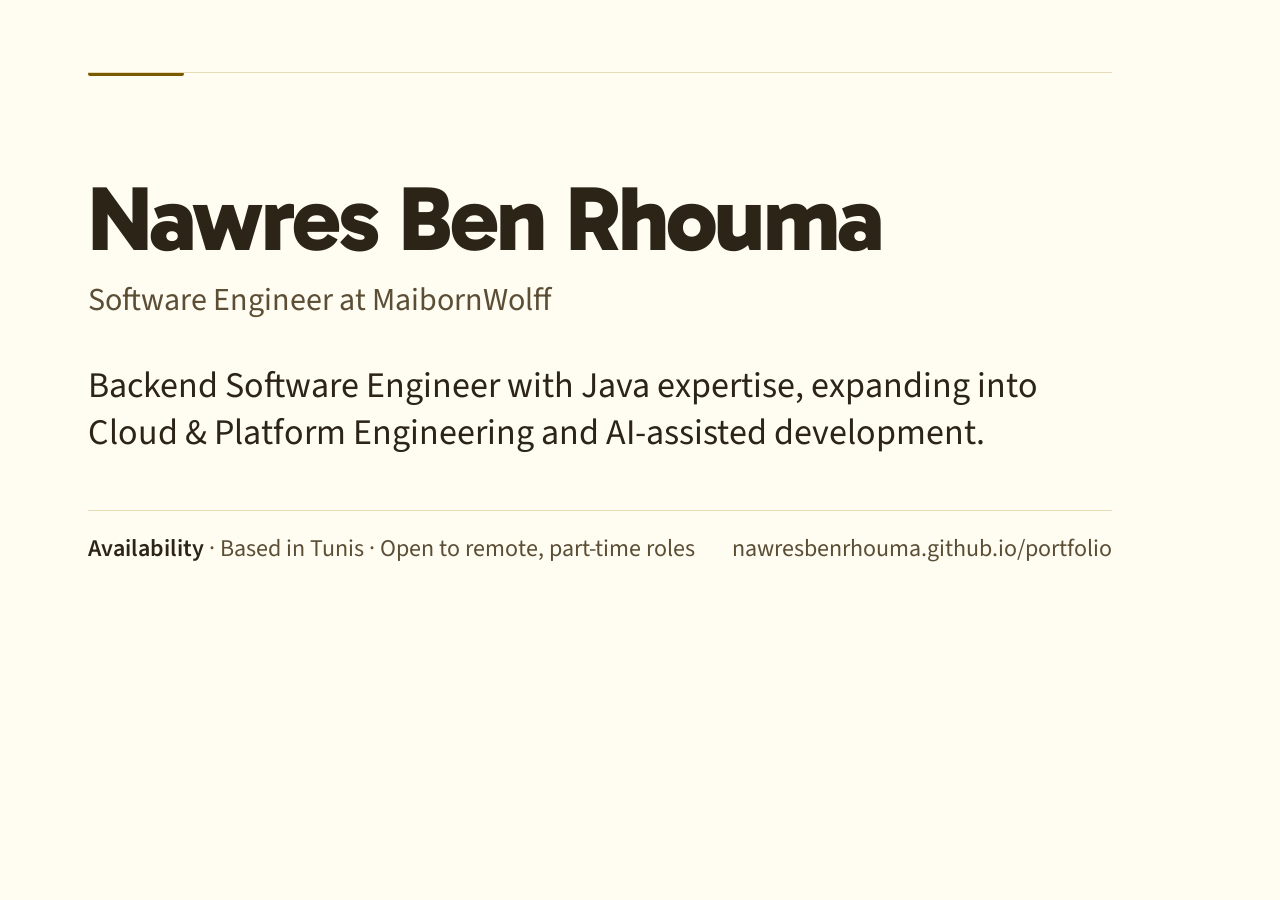
<file: assets/og.html>
<!DOCTYPE html>
<html lang="en">
<head>
<meta charset="utf-8">
<title>OG image source</title>
<link rel="preconnect" href="https://fonts.googleapis.com">
<link rel="preconnect" href="https://fonts.gstatic.com" crossorigin>
<link rel="stylesheet" href="https://fonts.googleapis.com/css2?family=Gabarito:wght@800&family=Source+Sans+3:wght@400;600;700&display=swap">
<style>
  html, body { margin: 0; width: 1200px; height: 630px; overflow: hidden; }
  body { position: relative; display: flex; flex-direction: column; justify-content: center; padding: 72px 88px; box-sizing: border-box;
         background: #fffcf2; color: #2b2417; font-family: "Source Sans 3", "Segoe UI", "Helvetica Neue", Arial, sans-serif; }
  .indicator { position: absolute; left: 88px; top: 72px; width: 96px; height: 4px; border-radius: 2px; background: #7a5a00; }
  .rule { position: absolute; left: 88px; right: 88px; top: 72px; height: 1px; background: #e8dcb6; }
  h1 { font-family: "Gabarito", "Source Sans 3", sans-serif; font-size: 92px; line-height: 1.0; letter-spacing: -0.03em; margin: 0 0 12px; font-weight: 800; }
  .role { font-size: 32px; color: #5b4e35; margin: 0 0 40px; }
  p.statement { font-size: 36px; line-height: 1.3; margin: 0; max-width: 980px; }
  .meta { position: absolute; left: 88px; right: 88px; bottom: 64px; display: flex; justify-content: space-between; align-items: baseline;
          font-size: 24px; color: #5b4e35; border-top: 1px solid #e8dcb6; padding-top: 20px; }
  .meta strong { color: #2b2417; font-weight: 600; }
  .meta span:last-child { white-space: nowrap; margin-left: 32px; }
</style>
</head>
<body>
  <div class="indicator"></div>
  <div class="rule"></div>
  <h1>Nawres Ben Rhouma</h1>
  <p class="role">Software Engineer at MaibornWolff</p>
  <p class="statement">Backend Software Engineer with Java expertise, expanding into Cloud &amp; Platform Engineering and AI-assisted development.</p>
  <div class="meta"><span><strong>Availability</strong> · Based in Tunis · Open to remote, part-time roles</span><span>nawresbenrhouma.github.io/portfolio</span></div>
</body>
</html>
</file>
<file: css/styles.css>
/* Nawres Ben Rhouma — portfolio. World: a near-white page with a butter tint,
   alternating with a warmer tone; white sheets lifted by one soft shadow; one
   butter yellow accent: deep butter for text, butter fill for the hero panel
   and buttons; Gabarito
   headlines; a drawn stack in the hero, pinned split headings, and a trace
   that runs down the experience rail. See .impeccable/surfaces/index-html.md
   for the direction contract. */

/* 1. Tokens */
:root {
  --bg: #fffcf2;
  --sheet: #ffffff;
  --bg-elevated: #f7f0da;
  --text: #2b2417;
  --text-muted: #5b4e35;
  --alt: #f6f2e6;
  --accent: #7a5a00;
  --action: #fff0a6;
  --action-hover: #ffe97a;
  --accent-contrast: #2b2417;
  --accent-soft: #fbf0c4;
  --panel-rule: rgba(43, 36, 23, 0.18);
  --border: #e8dcb6;
  --border-strong: #8f8058; /* 3.5:1 on the butter ground: control outlines only */
  --focus: #7a5a00;

  --font-display: "Gabarito", "Source Sans 3", "Segoe UI", "Helvetica Neue", Arial, sans-serif;
  --font-body: "Source Sans 3", "Segoe UI", "Helvetica Neue", Arial, sans-serif;
  --font-heading: "Gabarito", "Source Sans 3", "Segoe UI", "Helvetica Neue", Arial, sans-serif;
  --font-code: "Source Code Pro", ui-monospace, "SF Mono", Menlo, Consolas, monospace;

  --text-h1: clamp(2.25rem, 1.7rem + 2.2vw, 3rem);
  --text-h2: 1.75rem;
  --text-h3: 1.25rem;
  --text-body: 1.0625rem;
  --text-small: 0.875rem;
  --text-label: 0.75rem;

  --space-1: 0.25rem;
  --space-2: 0.5rem;
  --space-3: 0.75rem;
  --space-4: 1rem;
  --space-5: 1.5rem;
  --space-6: 2rem;
  --space-7: 3rem;
  --space-8: 4rem;

  --radius: 8px;
  --radius-sm: 6px;
  --radius-lg: 12px;
  --shadow: 0 12px 32px rgba(56, 42, 12, 0.14);
  --content-max: 76rem;
  --measure: 68ch;
  --header-height: 4rem;
  --motion-fast: 150ms;
  --motion-base: 220ms;
  --ease-out: cubic-bezier(0.2, 0.8, 0.2, 1);
  --ease-out-expo: cubic-bezier(0.16, 1, 0.3, 1);
  --stack-side: #ffe97a;

  color-scheme: light;
}

[data-theme="dark"] {
  --bg: #1b170f;
  --sheet: #332c1e;
  --bg-elevated: #3f3727;
  --text: #f2e9d3;
  --text-muted: #cbbd9c;
  --alt: #201d17;
  --accent: #f0cf5a;
  --action: #fff0a6;
  --action-hover: #ffe97a;
  --accent-contrast: #1b170f;
  --accent-soft: #3a3115;
  --panel-rule: rgba(27, 23, 15, 0.3);
  --border: #4a4130;
  --border-strong: #8f8160;
  --focus: #f0cf5a;
  --shadow: 0 0 0 1px var(--border); /* dark: a hairline stands in for the shadow */
  color-scheme: dark;
}

@media (prefers-color-scheme: dark) {
  :root:not([data-theme="light"]) {
    --bg: #1b170f;
    --sheet: #332c1e;
    --bg-elevated: #3f3727;
    --text: #f2e9d3;
    --text-muted: #cbbd9c;
    --alt: #201d17;
    --accent: #f0cf5a;
    --action: #fff0a6;
    --action-hover: #ffe97a;
    --accent-contrast: #1b170f;
    --accent-soft: #3a3115;
    --panel-rule: rgba(27, 23, 15, 0.3);
    --border: #4a4130;
    --border-strong: #8f8160;
    --focus: #f0cf5a;
    --shadow: 0 0 0 1px var(--border); /* dark: a hairline stands in for the shadow */
    color-scheme: dark;
  }
}

/* 2. Base */
*, *::before, *::after { box-sizing: border-box; }

html {
  scroll-behavior: smooth;
  scroll-padding-top: calc(var(--header-height) + var(--space-4));
  -webkit-text-size-adjust: 100%;
  scrollbar-color: var(--border-strong) transparent;
}

body {
  margin: 0;
  background: var(--bg);
  color: var(--text);
  font-family: var(--font-body);
  font-size: var(--text-body);
  line-height: 1.6;
  font-variant-numeric: tabular-nums;
  -webkit-font-smoothing: antialiased;
}

img { max-width: 100%; height: auto; display: block; }

h1, h2, h3 {
  font-family: var(--font-heading);
  line-height: 1.1;
  margin: 0;
  text-wrap: balance;
}
h4 { font-family: var(--font-body); line-height: 1.3; margin: 0; }
h1 { font-size: var(--text-h1); font-weight: 800; letter-spacing: -0.03em; line-height: 1.02; }
h2 { font-size: var(--text-h2); font-weight: 800; letter-spacing: -0.02em; }
h3 { font-size: var(--text-h3); font-weight: 700; letter-spacing: -0.01em; }
h4 { font-size: var(--text-body); font-weight: 700; }

p { margin: 0 0 var(--space-4); max-width: var(--measure); }
p:last-child { margin-bottom: 0; }

a {
  color: var(--accent);
  text-decoration: underline;
  text-decoration-thickness: 1px;
  text-underline-offset: 0.18em;
  transition: color var(--motion-fast) var(--ease-out);
}
a:hover { text-decoration-thickness: 2px; }

::selection { background: var(--accent-soft); color: var(--text); }

:focus-visible {
  outline: 2px solid var(--focus);
  outline-offset: 3px;
  border-radius: var(--radius-sm);
}

main:focus-visible { outline-offset: -3px; }

.visually-hidden {
  position: absolute;
  width: 1px;
  height: 1px;
  overflow: hidden;
  clip: rect(0 0 0 0);
  white-space: nowrap;
}

code { font-family: var(--font-code); font-size: 0.9em; }

.skip-link {
  position: absolute;
  left: var(--space-4);
  top: -100%;
  z-index: 100;
  padding: var(--space-2) var(--space-3);
  background: var(--sheet);
  color: var(--accent);
  border: 1px solid var(--border-strong);
  border-radius: var(--radius);
}
.skip-link:focus { top: var(--space-3); }

.contact__label,
.timeline__dates {
  font-size: var(--text-label);
  font-weight: 600;
  letter-spacing: 0.06em;
  text-transform: uppercase;
  color: var(--text-muted);
}

/* 3. Header + nav (on the band) */
.site-header {
  position: sticky;
  top: 0;
  z-index: 10;
  display: flex;
  align-items: center;
  gap: var(--space-5);
  min-height: var(--header-height);
  padding: 0 var(--space-6);
  background: var(--bg);
  border-bottom: 1px solid var(--border);
}

.site-header__brand {
  font-family: var(--font-display);
  font-size: 1.375rem;
  font-weight: 700;
  color: var(--text);
  text-decoration: none;
  white-space: nowrap;
}
.site-header__brand:hover { color: var(--accent); }

.site-nav { flex: 1; min-width: 0; position: relative; }

.site-nav__list {
  list-style: none;
  display: flex;
  gap: var(--space-5);
  margin: 0;
  padding: 0;
  overflow-x: auto;
  scrollbar-width: none;
}
.site-nav__list::-webkit-scrollbar { display: none; }

.site-nav__link {
  display: inline-block;
  padding: calc((var(--header-height) - 1.5rem) / 2) 0;
  color: var(--text-muted);
  font-size: 0.9375rem;
  font-weight: 600;
  text-decoration: none;
  white-space: nowrap;
  border-bottom: 2px solid transparent;
  margin-bottom: -1px;
}
.site-nav__link:hover { color: var(--text); }
.site-nav__link[aria-current="true"] { color: var(--text); border-bottom-color: var(--accent); }

.site-nav__indicator {
  position: absolute;
  left: 0;
  bottom: -1px;
  height: 2px;
  width: 100px;
  background: var(--accent);
  transform: scaleX(0);
  transform-origin: 0 0;
  transition: transform var(--motion-base) var(--ease-out);
  pointer-events: none;
}
.site-nav--has-indicator .site-nav__link[aria-current="true"] { border-bottom-color: transparent; }

.site-header__actions {
  display: flex;
  align-items: center;
  gap: var(--space-3);
  margin-left: auto;
}

.theme-toggle {
  display: inline-flex;
  align-items: center;
  justify-content: center;
  width: 2.75rem;
  height: 2.75rem;
  padding: 0;
  background: var(--sheet);
  color: var(--text);
  border: 1px solid var(--border-strong);
  border-radius: 999px;
  cursor: pointer;
  transition: border-color var(--motion-fast) var(--ease-out), color var(--motion-fast) var(--ease-out);
}
.theme-toggle:hover { border-color: var(--accent); color: var(--accent); }
.theme-toggle[hidden] { display: none; }
.theme-toggle svg { width: 1.125rem; height: 1.125rem; }
.theme-toggle__icon--moon { display: none; }
[data-theme="dark"] .theme-toggle__icon--sun { display: none; }
[data-theme="dark"] .theme-toggle__icon--moon { display: block; }

/* 4. Buttons and links */
.button {
  display: inline-flex;
  align-items: center;
  justify-content: center;
  gap: var(--space-2);
  min-height: 2.75rem;
  padding: 0.5rem 1.125rem;
  font-family: var(--font-body);
  font-size: 0.9375rem;
  font-weight: 600;
  line-height: 1.2;
  text-decoration: none;
  border-radius: var(--radius);
  border: 1px solid transparent;
  transition: background-color var(--motion-fast) var(--ease-out), border-color var(--motion-fast) var(--ease-out), color var(--motion-fast) var(--ease-out);
}
.button--primary { background: var(--action); color: var(--accent-contrast); border-color: var(--action); }
.button--primary:hover { background: var(--action-hover); border-color: var(--action-hover); }
.button--primary { color: var(--accent-contrast); }
.button--secondary { background: var(--text); color: var(--bg); border-color: var(--text); }
.button--secondary:hover { background: var(--text-muted); border-color: var(--text-muted); }
.button--outline { background: transparent; color: var(--text); border-color: var(--border-strong); }
.button--outline:hover { border-color: var(--accent); color: var(--accent); }
.button--ghost { background: transparent; color: var(--text); border-color: var(--border-strong); padding: 0.375rem 0.875rem; }
.button--ghost:hover { border-color: var(--accent); color: var(--accent); }

.iconlink {
  display: inline-flex;
  align-items: center;
  gap: var(--space-2);
  min-height: 2.75rem;
  padding: 0 var(--space-2);
  color: var(--text);
  font-weight: 600;
  text-decoration: none;
}
.iconlink:hover { color: var(--accent); }

/* 5. Sheets */
.sheet {
  background: var(--sheet);
  border-radius: var(--radius-lg);
  box-shadow: var(--shadow);
}
.sheet--pad { padding: var(--space-6); }

/* 6. Hero: name and statement left, facts card right */
.accent { color: var(--accent); }
.hero { padding: var(--space-8) var(--space-6) var(--space-8); }
.hero__inner {
  max-width: var(--content-max);
  margin-inline: auto;
  display: grid;
  grid-template-columns: minmax(0, 7fr) minmax(0, 5fr);
  gap: var(--space-8);
  align-items: center;
}
.hero__text > h1 {
  font-size: clamp(3rem, 2rem + 3.6vw, 5rem);
  line-height: 0.98;
  letter-spacing: -0.04em;
  margin-bottom: var(--space-4);
}
.hero__text > h1 > .accent { display: block; }
.hero__role {
  font-size: var(--text-label);
  font-weight: 600;
  letter-spacing: 0.12em;
  text-transform: uppercase;
  color: var(--text-muted);
  margin-bottom: var(--space-4);
}
.hero__claim {
  font-family: var(--font-display);
  font-size: clamp(1.375rem, 1.1rem + 1vw, 1.75rem);
  font-weight: 700;
  line-height: 1.2;
  letter-spacing: -0.01em;
  max-width: 22em;
  margin-bottom: var(--space-3);
  text-wrap: balance;
}
.hero__statement {
  font-size: 1.125rem;
  line-height: 1.5;
  color: var(--text-muted);
  max-width: 32em;
  margin-bottom: var(--space-5);
}
.hero__actions { display: flex; flex-wrap: wrap; gap: var(--space-3); }

/* The accent as a surface: the at-a-glance panel */
.hero__side { display: grid; gap: var(--space-5); }

/* The stack: three drawn layers under the claim's "platform under them".
   Geometry, not illustration: 2px ink lines, the service layer in butter, a
   trace line pinned through all three. It assembles once on load (CSS only, so
   it also plays without JS) and stays still under reduced motion and in print. */
.stack {
  margin: 0;
  display: grid;
  grid-template-columns: minmax(0, 1fr) 13.5rem;
  align-items: stretch;
}
.stack__art { display: block; width: 100%; height: auto; overflow: visible; }
.stack__art path, .stack__art circle { stroke: var(--text); stroke-width: 2; stroke-linejoin: round; stroke-linecap: round; }
.stack__top { fill: var(--sheet); }
.stack__side { fill: var(--bg-elevated); }
.stack__side--right { fill: var(--border); }
.stack__layer--services .stack__top { fill: var(--action); }
.stack__layer--services .stack__side { fill: var(--stack-side); }
.stack__layer--services .stack__side--right { fill: var(--accent); }
.stack__layer--cloud .stack__top { fill: var(--alt); }
.stack__leader { fill: none; }
.stack__art .stack__trace { fill: none; stroke: var(--accent); stroke-width: 3; }
.stack__art .stack__end { fill: var(--accent); stroke: var(--sheet); stroke-width: 2; }
.stack__art .stack__pulse { fill: var(--action); stroke: var(--text); stroke-width: 2; opacity: 0; }
[data-theme="dark"] .stack__art .stack__trace { stroke: var(--text); }
[data-theme="dark"] .stack__art .stack__end { fill: var(--text); stroke: var(--bg); }
.stack__labels { position: relative; list-style: none; margin: 0; padding: 0; }
.stack__label {
  position: absolute;
  left: var(--space-3);
  right: 0;
  transform: translateY(-50%);
  line-height: 1.25;
}
/* Rows sit on the leader lines: y = 56, 116, 176 of a 232-unit drawing. */
.stack__label--services { top: 24.1%; }
.stack__label--platform { top: 50%; }
.stack__label--cloud { top: 75.9%; }
.stack__label strong { display: block; font-family: var(--font-display); font-size: 1.125rem; font-weight: 700; }
.stack__label span { display: block; font-size: var(--text-small); color: var(--text-muted); }

.panel-green {
  background: var(--action);
  color: var(--accent-contrast);
  border-radius: var(--radius-lg);
  padding: var(--space-6);
  box-shadow: var(--shadow);
}
.glance { margin: 0 0 var(--space-5); display: grid; gap: var(--space-4); }
.glance dt {
  font-size: var(--text-label);
  font-weight: 600;
  letter-spacing: 0.08em;
  text-transform: uppercase;
  opacity: 0.9;
  margin: 0 0 var(--space-1);
}
.glance dd { margin: 0; font-family: var(--font-display); font-size: 1.25rem; font-weight: 700; line-height: 1.25; }
.panel-green__links { display: flex; flex-wrap: wrap; gap: var(--space-2) var(--space-4); padding-top: var(--space-4); border-top: 1px solid var(--panel-rule); }
.panel-green .iconlink { color: var(--accent-contrast); }
.panel-green .iconlink:hover { color: var(--accent-contrast); text-decoration: underline; text-underline-offset: 0.2em; }

/* 7. Folder tabs: the structural signature. The tab row sits on the band and
   the selected tab fuses into the sheet below it, like a file folder. Without
   JavaScript the row is hidden and the panels stack as separate sheets. */
.tabs__list {
  display: none;
  align-items: flex-end;
  gap: var(--space-1);
  padding: 0 var(--space-4) 0 0;
  overflow-x: auto;
  scrollbar-width: none;
}
.tabs__list--enhanced { display: flex; }
.tabs__list::-webkit-scrollbar { display: none; }
.tab {
  flex: none;
  min-height: 2.75rem;
  padding: 0.75rem 1.125rem;
  background: rgba(43, 36, 23, 0.08);
  border: 0;
  border-radius: 10px 10px 0 0;
  font-family: var(--font-body);
  font-size: 0.9375rem;
  font-weight: 600;
  color: var(--text-muted);
  cursor: pointer;
  white-space: nowrap;
  transition: color var(--motion-fast) var(--ease-out), background-color var(--motion-fast) var(--ease-out);
}
.tab:hover { color: var(--text); background: rgba(43, 36, 23, 0.14); }
.tab[aria-selected="true"] {
  color: var(--accent);
  background: var(--sheet);
  padding-top: 0.95rem;
  box-shadow: 0 -8px 20px rgba(56, 42, 12, 0.08);
}
[data-theme="dark"] .tab { background: rgba(242, 233, 211, 0.08); }
[data-theme="dark"] .tab:hover { background: rgba(242, 233, 211, 0.14); }
[data-theme="dark"] .tab[aria-selected="true"] { background: var(--sheet); box-shadow: 0 0 0 1px var(--border); }

.panel {
  padding: var(--space-6);
  background: var(--sheet);
  border-radius: 0 var(--radius-lg) var(--radius-lg) var(--radius-lg);
  box-shadow: var(--shadow);
}
.panel + .panel { margin-top: var(--space-4); border-radius: var(--radius-lg); }
.tabs__list--enhanced ~ .panel + .panel { margin-top: 0; border-radius: 0 var(--radius-lg) var(--radius-lg) var(--radius-lg); }
.panel[hidden] { display: none; }
/* Panel jumps (links, hashes) land with the tab row visible below the sticky header. */
.tabs__list--enhanced ~ .panel { scroll-margin-top: 3.5rem; }
.panel__stack { margin: var(--space-4) 0 0; }
.panel__title {
  font-size: clamp(2.25rem, 1.6rem + 2.6vw, 3.5rem);
  font-weight: 800;
  letter-spacing: -0.02em;
  margin-bottom: var(--space-2);
}
.panel__subtitle { font-size: 1.125rem; font-weight: 600; margin-bottom: var(--space-1); }
.panel__meta { font-size: var(--text-small); color: var(--text-muted); margin-bottom: var(--space-4); }
.panel__body { margin-bottom: var(--space-5); }
.panel__points { margin-bottom: 0; }

/* 8. Sections on the page ground */
.section {
  display: grid;
  grid-template-columns: minmax(var(--space-6), 1fr) minmax(0, var(--content-max)) minmax(var(--space-6), 1fr);
  padding: var(--space-8) 0;
}
.section > * { grid-column: 2; }
.section--alt { background: var(--alt); }
.section > h2 {
  display: block;
  margin-bottom: var(--space-6);
  font-size: clamp(1.875rem, 1.4rem + 1vw, 2.25rem);
  letter-spacing: -0.025em;
}
/* The Colour Break Rule, extended from the name to every section heading. */
.section > h2 > span > .accent { display: block; }
/* Pinned split: on wide screens the heading holds a narrow left column and
   stays pinned below the header while its section scrolls past on the right. */
@media (min-width: 1100px) {
  .section--split {
    grid-template-columns: minmax(var(--space-6), 1fr) minmax(0, 19rem) minmax(0, 57rem) minmax(var(--space-6), 1fr);
  }
  .section--split > * { grid-column: 3; }
  .section--split > h2 {
    grid-column: 2;
    grid-row: 1 / span 3;
    align-self: start;
    position: sticky;
    top: calc(var(--header-height) + var(--space-6));
    margin: 0;
    padding-right: var(--space-6);
  }
}

/* The sign-off: the last heading on the page is set at display scale. */
.section--signoff > h2 {
  font-size: clamp(2.75rem, 1.5rem + 5vw, 6rem);
  line-height: 0.98;
  letter-spacing: -0.035em;
  margin-bottom: var(--space-7);
}

.about { max-width: calc(var(--measure) + 2 * var(--space-6)); }
.about__text { max-width: var(--measure); }
.education__degree { max-width: 62ch; margin-bottom: var(--space-6); }

/* Status tokens */
.status {
  display: inline-block;
  vertical-align: 0.15em;
  margin-left: var(--space-2);
  padding: 0.05rem 0.5rem;
  font-family: var(--font-code);
  font-size: 0.6875rem;
  font-weight: 400;
  letter-spacing: 0.02em;
  line-height: 1.5;
  border: 1px solid var(--border-strong);
  border-radius: 999px;
  color: var(--text-muted);
  white-space: nowrap;
}
.status--core { color: var(--accent); border-color: var(--accent); }
.status--growing { color: var(--text); }
.status--done { color: var(--text-muted); }

/* Skills table on a sheet */
.skill-group {
  display: grid;
  grid-template-columns: 19rem minmax(0, 1fr);
  gap: var(--space-2) var(--space-5);
  padding: var(--space-4) 0;
  border-bottom: 1px solid var(--border);
}
.skill-group:first-child { padding-top: 0; }
.skill-group:last-child { border-bottom: 0; }
.skill-group--primary .tags li { font-weight: 500; color: var(--text); }
.skill-group > h3 { font-size: 1.125rem; align-self: start; }
.skill-group .tags { display: block; line-height: 1.7; }
.skill-group .tags li {
  display: inline;
  padding: 0;
  background: none;
  border: 0;
  border-radius: 0;
  font-family: var(--font-body);
  font-size: 1rem;
  white-space: normal;
}
.skill-group .tags li::after { content: ", "; color: var(--text-muted); }
.skill-group .tags li:last-child::after { content: ""; }
.skill-group > .skill-group__meta { grid-column: 2; margin: 0; font-size: var(--text-small); color: var(--text-muted); }
.skill-group__label {
  margin-right: var(--space-2);
  font-size: var(--text-label);
  font-weight: 600;
  letter-spacing: 0.08em;
  text-transform: uppercase;
  color: var(--text);
}
.skills__secondary { margin-top: var(--space-5); color: var(--text-muted); }
.skills__secondary strong { color: var(--text); }

.tags {
  list-style: none;
  display: flex;
  flex-wrap: wrap;
  gap: var(--space-2);
  margin: 0;
  padding: 0;
}
.tags li {
  padding: 0.125rem 0.5rem;
  background: var(--bg-elevated);
  border: 1px solid var(--border);
  border-radius: var(--radius-sm);
  font-family: var(--font-code);
  font-size: 0.8125rem;
  color: var(--text);
  white-space: nowrap;
}
.tags--small li { font-size: 0.75rem; }

/* Experience timeline on the ground */
.timeline { list-style: none; margin: 0; padding: 0 0 0 2rem; position: relative; }
.timeline::before { content: ""; position: absolute; left: 0.45rem; top: 0.6rem; bottom: 0.6rem; width: 2px; background: var(--border); }
.timeline__item { position: relative; padding: 0 0 var(--space-6); }
.timeline__item:last-child { padding-bottom: 0; }
.timeline__item::before {
  content: "";
  position: absolute;
  left: -2rem;
  top: 0.35rem;
  width: 1rem;
  height: 1rem;
  border-radius: 50%;
  background: var(--accent);
  box-shadow: 0 0 0 4px var(--bg);
  z-index: 1;
}
.section--alt .timeline__item::before { box-shadow: 0 0 0 4px var(--alt); }

/* The trace: where scroll-driven animation exists, the rail fills in butter up
   to the middle of the viewport and each stop lights as the trace reaches it.
   Elsewhere (and under reduced motion, and in print) the rail stays drawn in
   its hairline colour with every stop lit, as before. */
@supports (animation-timeline: view()) {
  @media (prefers-reduced-motion: no-preference) {
    .timeline { view-timeline-name: --trace; }
    .timeline::after {
      content: "";
      position: absolute;
      left: 0.45rem;
      top: 0.6rem;
      bottom: 0.6rem;
      width: 2px;
      background: var(--accent);
      transform-origin: 50% 0;
      animation: trace-fill linear both;
      animation-timeline: --trace;
      animation-range: cover 50vh cover calc(100% - 50vh);
    }
    .timeline__item { view-timeline-name: --stop; }
    .timeline__item::before {
      background: radial-gradient(circle closest-side, var(--accent) 99%, transparent) center / 0% 0% no-repeat, var(--bg);
      box-shadow: 0 0 0 4px var(--bg), inset 0 0 0 2px var(--accent);
      animation: stop-light linear both;
      animation-timeline: --stop;
      animation-range: cover calc(50vh - 2rem) cover 50vh;
    }
  }
}
@keyframes trace-fill { from { transform: scaleY(0); } to { transform: scaleY(1); } }
/* No colours in the keyframes: the ring and fill come from the live cascade, so
   a theme switch repaints them (a finished animation freezes var() in Safari). */
@keyframes stop-light { from { background-size: 0% 0%, auto; } to { background-size: 100% 100%, auto; } }
.timeline__dates { display: block; margin-bottom: var(--space-2); }
.timeline__body { background: var(--sheet); border-radius: var(--radius-lg); box-shadow: var(--shadow); padding: var(--space-5) var(--space-6); }
.timeline__body > h3 { margin-bottom: var(--space-2); }
/* Role path: one employer, the steps newest first on a short rail. */
.role-path { list-style: none; margin: 0 0 var(--space-4); padding: 0 0 0 var(--space-4); border-left: 2px solid var(--border); }
.role-path li { display: flex; flex-wrap: wrap; align-items: baseline; gap: 0 var(--space-3); margin: 0; padding: 0.15rem 0; }
.role-path__title { font-weight: 600; color: var(--text); }
.role-path__dates { font-size: var(--text-small); color: var(--text-muted); }
.role-path li:first-child .role-path__title { color: var(--accent); }
.cv-entry .role-path li { margin: 0; }
.engagement { margin-top: var(--space-5); padding-left: var(--space-4); border-left: 1px solid var(--border); }
.engagement > h4 {
  display: flex;
  flex-wrap: wrap;
  align-items: baseline;
  gap: var(--space-2) var(--space-3);
  margin-bottom: var(--space-2);
  font-family: var(--font-display);
  font-size: 1.125rem;
}
.engagement__dates { font-family: var(--font-body); font-size: var(--text-small); font-weight: 400; color: var(--text-muted); }
.engagement .tags { margin-bottom: var(--space-3); }
.engagement__summary { max-width: var(--measure); margin-bottom: var(--space-2); }
.engagement__more { font-size: var(--text-small); font-weight: 600; }

.bullets { margin: 0; padding-left: 1.25rem; max-width: var(--measure); }
.bullets li { margin: 0 0 var(--space-2); }
.bullets li::marker { color: var(--accent); }

/* Learning: two columns on the page ground, no sheet */
.learning { display: grid; grid-template-columns: repeat(2, minmax(0, 1fr)); gap: var(--space-6); }
.learning__column { border-top: 2px solid var(--text); padding-top: var(--space-4); }
.learning__column > h3 { margin-bottom: var(--space-3); font-size: 1.125rem; }

/* Contact form: native mailto form, no backend */
.contact-form { display: grid; gap: var(--space-4); }
.field { display: grid; gap: var(--space-1); }
.field label { font-size: var(--text-label); font-weight: 600; letter-spacing: 0.06em; text-transform: uppercase; color: var(--text-muted); }
.field input, .field textarea {
  width: 100%;
  padding: 0.7rem 0.9rem;
  font: inherit;
  color: var(--text);
  background: var(--bg);
  border: 1px solid var(--border-strong);
  border-radius: var(--radius);
}
.field input:focus-visible, .field textarea:focus-visible { outline: 2px solid var(--focus); outline-offset: 2px; border-color: var(--accent); }
.field textarea { resize: vertical; min-height: 8rem; }
.contact-form .button { justify-self: start; }
.contact-form__note { font-size: var(--text-small); color: var(--text-muted); margin: 0; }
.contact-form__note[data-kind="success"] { color: var(--text); font-weight: 600; }
.contact-form__note[data-kind="error"] { color: #8a2a12; font-weight: 600; }
[data-theme="dark"] .contact-form__note[data-kind="error"] { color: #ffb199; }
.contact-form .button[disabled] { opacity: 0.6; cursor: wait; }

/* Contact sheet */
.contact { display: grid; grid-template-columns: minmax(0, 1.2fr) minmax(0, 1fr); gap: var(--space-7); align-items: start; }
.contact__lead { font-size: 1.25rem; font-weight: 600; margin-bottom: var(--space-4); }
.contact__actions { display: flex; flex-wrap: wrap; gap: var(--space-3); }
.contact__list { list-style: none; margin: 0; padding: 0; }
.contact__list li {
  display: grid;
  grid-template-columns: 7rem minmax(0, 1fr);
  gap: var(--space-4);
  align-items: baseline;
  padding: var(--space-3) 0;
  border-top: 1px solid var(--border);
}
.contact__list a { overflow-wrap: anywhere; }

.site-footer {
  max-width: calc(var(--content-max) + 2 * var(--space-6));
  margin-inline: auto;
  padding: var(--space-6);
  border-top: 1px solid var(--border);
  color: var(--text-muted);
  font-size: var(--text-small);
}

/* 9. CV page on screen */
.site-header--cv { justify-content: space-between; }
.site-header--cv .theme-toggle { margin-left: auto; }
.print-hint {
  max-width: 48rem;
  margin: var(--space-5) var(--space-5) 0;
  padding: var(--space-3) var(--space-4);
  font-size: var(--text-small);
  color: var(--text-muted);
  background: var(--sheet);
  border: 1px solid var(--border);
  border-radius: var(--radius);
}
.cv__main {
  max-width: 48rem;
  margin: var(--space-6) auto var(--space-8);
  padding: var(--space-6);
  background: var(--sheet);
  border-radius: var(--radius-lg);
  box-shadow: var(--shadow);
}
.cv__header { padding-bottom: var(--space-5); border-bottom: 1px solid var(--border); }
.cv__title { margin: var(--space-2) 0 var(--space-3); font-size: 1.125rem; color: var(--text-muted); }
.cv__contact { font-size: var(--text-small); }
.cv__availability { font-weight: 600; }
.cv-section { padding-top: var(--space-6); }
.cv-section > h2 { margin-bottom: var(--space-4); }
.cv-entry { padding: var(--space-4) 0; border-top: 1px solid var(--border); }
.cv-entry--nested { margin-left: var(--space-5); }
.cv-entry--nested h4 { font-family: var(--font-display); font-size: var(--text-h3); font-weight: 700; }
.cv-entry__head {
  display: flex;
  flex-wrap: wrap;
  justify-content: space-between;
  align-items: baseline;
  gap: var(--space-2) var(--space-4);
  margin-bottom: var(--space-2);
}
.cv-entry__dates { font-size: var(--text-small); color: var(--text-muted); white-space: nowrap; }
.cv-entry__tech { font-family: var(--font-code); font-size: 0.8125rem; color: var(--text-muted); }
.cv-entry ul { margin: 0; padding-left: 1.25rem; }
.cv-entry li { margin-bottom: var(--space-1); }
.cv-skills { display: grid; grid-template-columns: 10rem minmax(0, 1fr); gap: var(--space-2) var(--space-4); margin: 0; }
.cv-skills dt { font-weight: 600; }
.cv-skills dd { margin: 0; }
@media (min-width: 52rem) { .print-hint { margin-inline: auto; } }

/* Reveal: one authored motion, applied only by js/reveal.js */
.reveal { opacity: 0; transform: translateY(14px); transition: opacity 500ms var(--ease-out), transform 500ms var(--ease-out); }
.reveal.is-visible { opacity: 1; transform: none; }

/* The stack assembles once: cloud, platform, then services land; the trace
   runs down through them last. Opacity/transform/stroke only. */
@media (prefers-reduced-motion: no-preference) {
  .stack__layer, .stack__label { animation: stack-land 900ms var(--ease-out-expo) both; }
  .stack__layer--cloud, .stack__label--cloud { animation-delay: 100ms; }
  .stack__layer--platform, .stack__label--platform { animation-delay: 260ms; }
  .stack__layer--services, .stack__label--services { animation-delay: 420ms; }
  .stack__label { animation-name: stack-label; }
  .stack__art .stack__trace { stroke-dasharray: 1; animation: stack-trace 700ms var(--ease-out-expo) 900ms both; }
  .stack__art .stack__end { transform-box: fill-box; transform-origin: center; animation: stack-end 400ms var(--ease-out-expo) 1400ms both; }
}
/* After it lands, a request runs down the trace twice and each layer lights
   as it passes (services, platform, cloud); hovering the drawing replays it.
   Hovering a layer or its label lifts that layer. Stroke/fill/translate only;
   the individual translate property composes with the entrance transform. */
@media (prefers-reduced-motion: no-preference) {
  .stack__art .stack__pulse { transform-box: view-box; animation: stack-pulse 2.4s linear 1.8s 2 both; }
  .stack__layer .stack__top { animation: 2.4s linear 1.8s 2 none; }
  .stack__layer--services .stack__top { animation-name: ping-services; }
  .stack__layer--platform .stack__top { animation-name: ping-platform; }
  .stack__layer--cloud .stack__top { animation-name: ping-cloud; }
  .stack:hover .stack__pulse, .stack:hover .stack__top { animation-iteration-count: infinite; }

  .stack__layer, .stack__label { transition: translate 360ms var(--ease-out-expo); }
  .stack__label strong { transition: color var(--motion-fast) var(--ease-out); }
  .stack:has(.stack__layer--services:hover, .stack__label--services:hover) :is(.stack__layer--services, .stack__label--services),
  .stack:has(.stack__layer--platform:hover, .stack__label--platform:hover) :is(.stack__layer--platform, .stack__label--platform),
  .stack:has(.stack__layer--cloud:hover, .stack__label--cloud:hover) :is(.stack__layer--cloud, .stack__label--cloud) { translate: 0 -8px; }
  .stack:has(.stack__layer--services:hover, .stack__label--services:hover) .stack__label--services strong,
  .stack:has(.stack__layer--platform:hover, .stack__label--platform:hover) .stack__label--platform strong,
  .stack:has(.stack__layer--cloud:hover, .stack__label--cloud:hover) .stack__label--cloud strong { color: var(--accent); }
}
@keyframes stack-pulse {
  0% { opacity: 0; transform: translateY(0); }
  8% { opacity: 1; transform: translateY(0); }
  85% { opacity: 1; transform: translateY(120px); }
  100% { opacity: 0; transform: translateY(120px); }
}
/* Flash-only keyframes and no fill-mode: at rest the layers take their colours
   from the live cascade, so a theme switch always repaints them. */
@keyframes ping-services { 9% { fill: var(--action-hover); stroke: var(--accent); } 22% { fill: var(--action); } }
@keyframes ping-platform { 32%, 62% { fill: var(--sheet); stroke: var(--text); } 47% { fill: var(--action); stroke: var(--accent); } }
@keyframes ping-cloud { 70% { fill: var(--alt); stroke: var(--text); } 86% { fill: var(--action); stroke: var(--accent); } }
@keyframes stack-land { from { opacity: 0; transform: translateY(-22px); } }
@keyframes stack-label { from { opacity: 0; transform: translate(-8px, -50%); } }
@keyframes stack-trace { from { stroke-dashoffset: 1; } }
@keyframes stack-end { from { opacity: 0; transform: scale(0); } }

/* 10. Motion */
@media (prefers-reduced-motion: reduce) {
  html { scroll-behavior: auto; }
  /* Motion off, colour feedback kept: state changes still acknowledge the action. */
  .reveal { transition: none; opacity: 1; transform: none; }
  .site-nav__indicator { transition: none; }
}

@media print {
  .reveal { opacity: 1; transform: none; }
  .site-header, .tabs__list { display: none; }
  .panel-green { background: none; color: #000; border: 1px solid #000; box-shadow: none; }
  .panel-green .iconlink, .panel-green dt { color: #000; opacity: 1; }
  .button { background: none; color: #000; border: 1px solid #000; }
  .panel[hidden] { display: block; }
  .stack__layer, .stack__label, .stack__trace, .stack__end, .stack__top, .timeline__item::before { animation: none !important; }
  .stack__pulse { display: none; }
  .timeline::after { display: none; }
  .section--split > h2 { position: static; }
}

/* 11. Narrow screens */
@media (max-width: 1100px) {
  .hero__inner { grid-template-columns: minmax(0, 1fr); gap: var(--space-6); }
  /* Single column: availability first, the drawing after it. */
  .hero__side .stack { order: 2; max-width: 34rem; }
}

@media (max-width: 900px) {
  .site-header {
    flex-wrap: wrap;
    row-gap: 0;
    padding: var(--space-2) var(--space-4) 0;
    --header-height: 6.5rem;
  }
  .site-nav { order: 3; flex-basis: 100%; -webkit-mask-image: linear-gradient(to right, #000 calc(100% - 2.5rem), transparent); mask-image: linear-gradient(to right, #000 calc(100% - 2.5rem), transparent); }
  .site-nav__list { gap: var(--space-4); }
  .site-nav__link { padding: var(--space-2) 0 var(--space-3); }
  html { scroll-padding-top: 7.5rem; }
  .hero { padding: var(--space-6) var(--space-4); }
  .section { grid-template-columns: minmax(var(--space-4), 1fr) minmax(0, var(--content-max)) minmax(var(--space-4), 1fr); }
  .site-footer { padding-inline: var(--space-4); }
  .hero__inner { grid-template-columns: minmax(0, 1fr); gap: var(--space-5); }
    .tabs__list { padding: 0 var(--space-3) 0 0; gap: var(--space-1); -webkit-mask-image: linear-gradient(to right, #000 calc(100% - 2.5rem), transparent); mask-image: linear-gradient(to right, #000 calc(100% - 2.5rem), transparent); }
  .panel { padding: var(--space-4); }
  .tab { padding: 0.72rem 0.9rem; font-size: 0.875rem; }
  .skill-group { grid-template-columns: 1fr; gap: var(--space-2); }
  .skill-group > .skill-group__meta { grid-column: auto; }
  .timeline { padding-left: 1.5rem; }
  .timeline__item::before { left: -1.5rem; width: 0.75rem; height: 0.75rem; }
  .timeline__body { padding: var(--space-4); }
  .learning { grid-template-columns: 1fr; }
  .contact { grid-template-columns: 1fr; }
  .sheet--pad { padding: var(--space-5) var(--space-4); }
}

@media (max-width: 640px) {
  .section { padding-top: var(--space-7); }
  .hero__statement { font-size: 1rem; }
  .stack__label span { display: none; }
  .contact__list li { grid-template-columns: 1fr; gap: var(--space-1); }
  .cv-entry--nested { margin-left: var(--space-3); }
  .cv-skills { grid-template-columns: 1fr; }
  .cv-skills dd { margin-bottom: var(--space-2); }
  .cv__main { padding: var(--space-4); }
}
</file>
<file: css/print.css>
/* Print layout for cv.html. Loaded with media="print" only. */
@page { size: A4; margin: 13mm 16mm; }

.site-header, .print-hint, .theme-toggle { display: none !important; }

html { scroll-behavior: auto; }
body.cv {
  background: #fff;
  color: #000;
  font-size: 10pt;
  line-height: 1.35;
}
.cv__main { max-width: none; margin: 0; padding: 0; box-shadow: none; background: none; }
.cv__header { border-bottom: 1px solid #000; padding-bottom: 4mm; margin-bottom: 5mm; }
/* Selectors match or beat the screen stylesheet's class rules; element-level
   rules alone lose to `.cv-entry--nested h4`, `.cv-section > h2` and friends. */
.cv__main p { max-width: none; }
h1 { font-size: 20pt; margin: 0 0 2mm; }
h2, .cv-section > h2 { font-size: 12.5pt; margin: 4.5mm 0 1.5mm; border-bottom: 1px solid #999; padding-bottom: 1mm; }
h3, h4, .cv-entry h3, .cv-entry--nested h4 { font-size: 11pt; font-weight: 700; margin: 3mm 0 1mm; }
h2, h3, h4 { break-after: avoid; }
.cv-section { break-inside: auto; padding-top: 0; }
.cv-entry { break-inside: avoid; margin-bottom: 2mm; padding: 1.5mm 0; border-top: 0; }
.cv-entry__head { display: flex; justify-content: space-between; gap: 4mm; align-items: baseline; margin-bottom: 1mm; }
.cv-entry__dates { white-space: nowrap; color: #333; font-size: 9.5pt; }
.cv-entry--nested { margin-left: 5mm; }
/* Long project entries may split between bullets; the heading, tech line and first bullets stay together. */
.cv-entry--nested { break-inside: auto; }
.cv-entry__head, .cv-entry__tech { break-after: avoid; }
.cv-entry li { break-inside: avoid; }
.cv-entry li:last-child { break-before: avoid; }
.cv-entry__tech { color: #333; font-size: 9pt; }
.cv__title { color: #222; font-size: 11pt; margin: 1mm 0 2mm; }
.cv__contact { font-size: 9.5pt; }
ul, .cv-entry ul { margin: 1mm 0 2mm; padding-left: 5mm; }
li, .cv-entry li { margin: 0 0 0.6mm; }
.cv-skills { display: grid; grid-template-columns: 30mm 1fr; column-gap: 3mm; row-gap: 1mm; margin: 0; }
.cv-skills dt { font-weight: 700; } .cv-skills dd { margin: 0; }
a { color: #000; text-decoration: none; }
a[href^="http"]::after { content: " (" attr(href) ")"; font-size: 8.5pt; color: #444; }
.cv__contact a[href^="http"]::after { content: ""; } /* contact line already shows readable URLs */
.cv__availability { font-weight: 700; }
/* Role path on paper: one step per line, newest first, dates right-aligned like the entry dates. */
.role-path { list-style: none; margin: 0 0 1.5mm; padding: 0; border: 0; font-size: 9.5pt; }
.cv-entry .role-path li { display: flex; justify-content: space-between; gap: 4mm; margin: 0; padding: 0; }
.role-path__title, .role-path li:first-child .role-path__title { font-weight: 700; color: #000; }
.role-path__dates { color: #333; font-size: 9.5pt; white-space: nowrap; }
</file>
